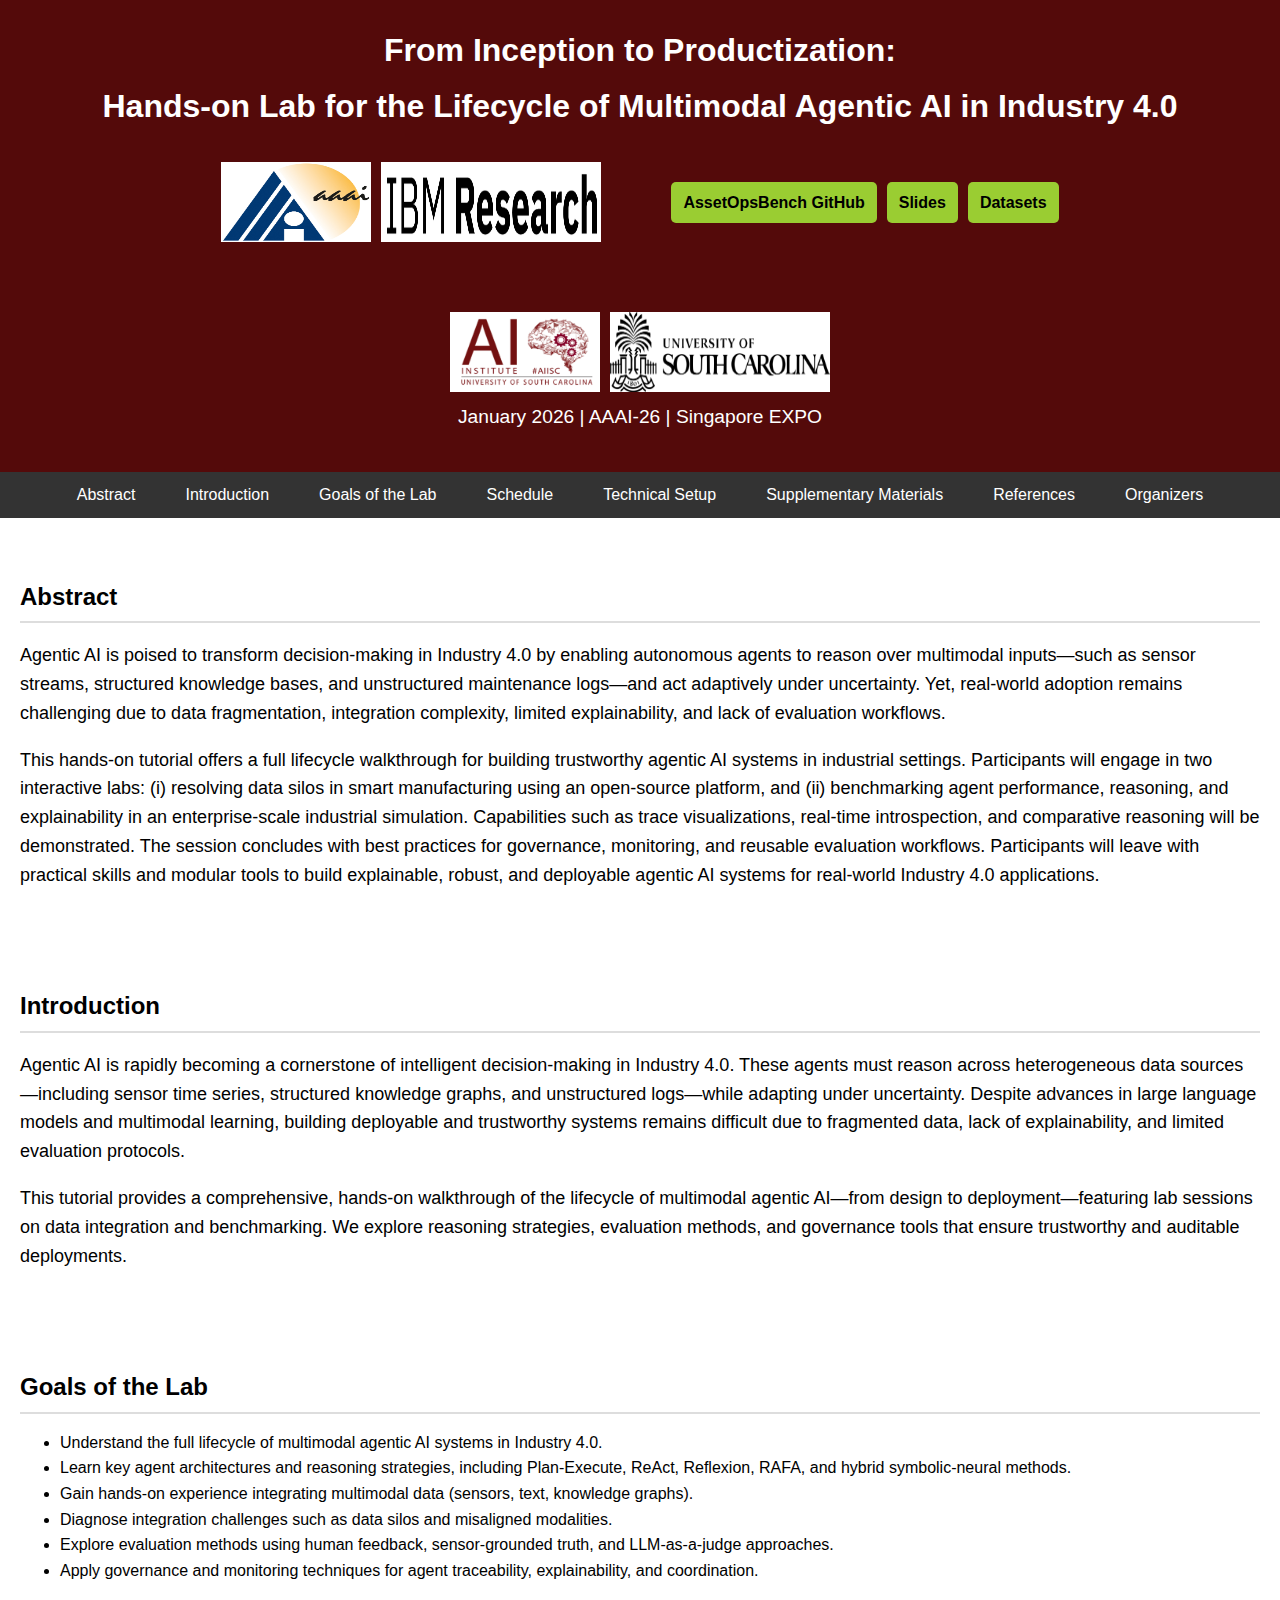
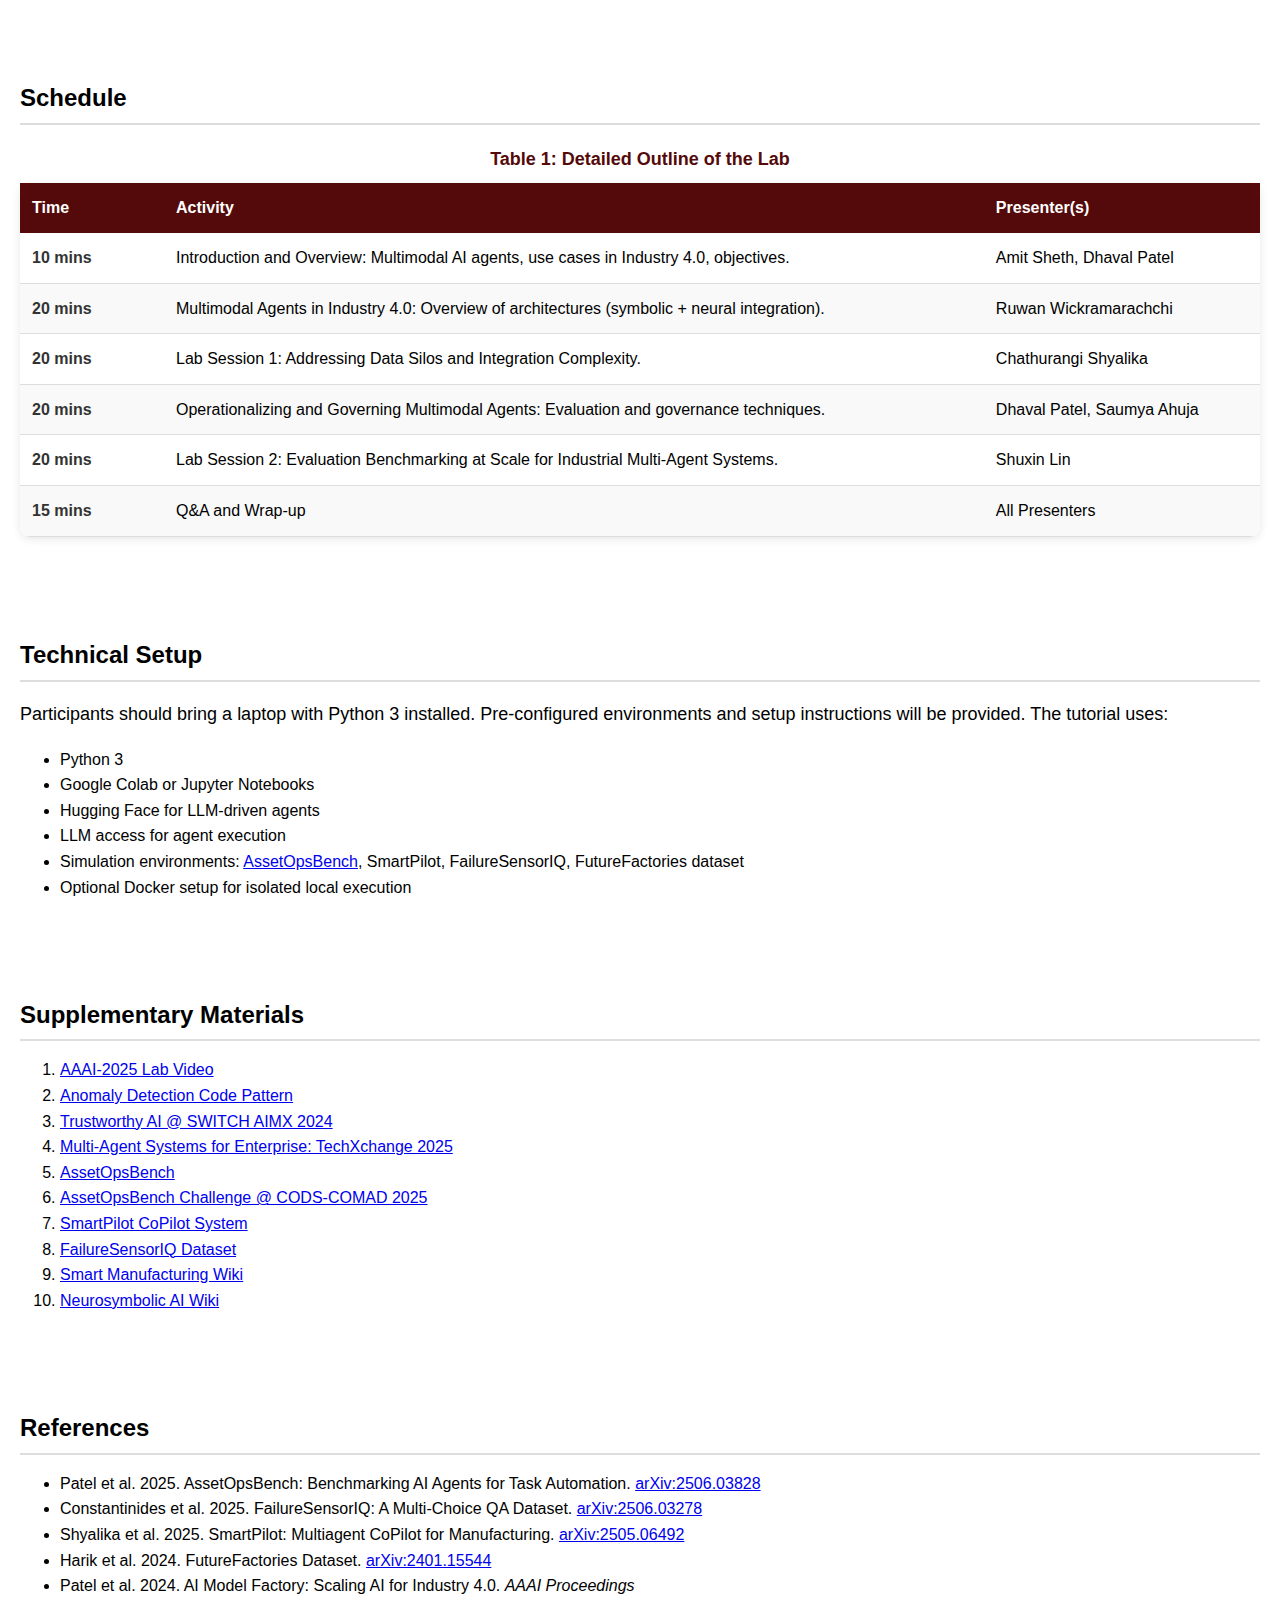
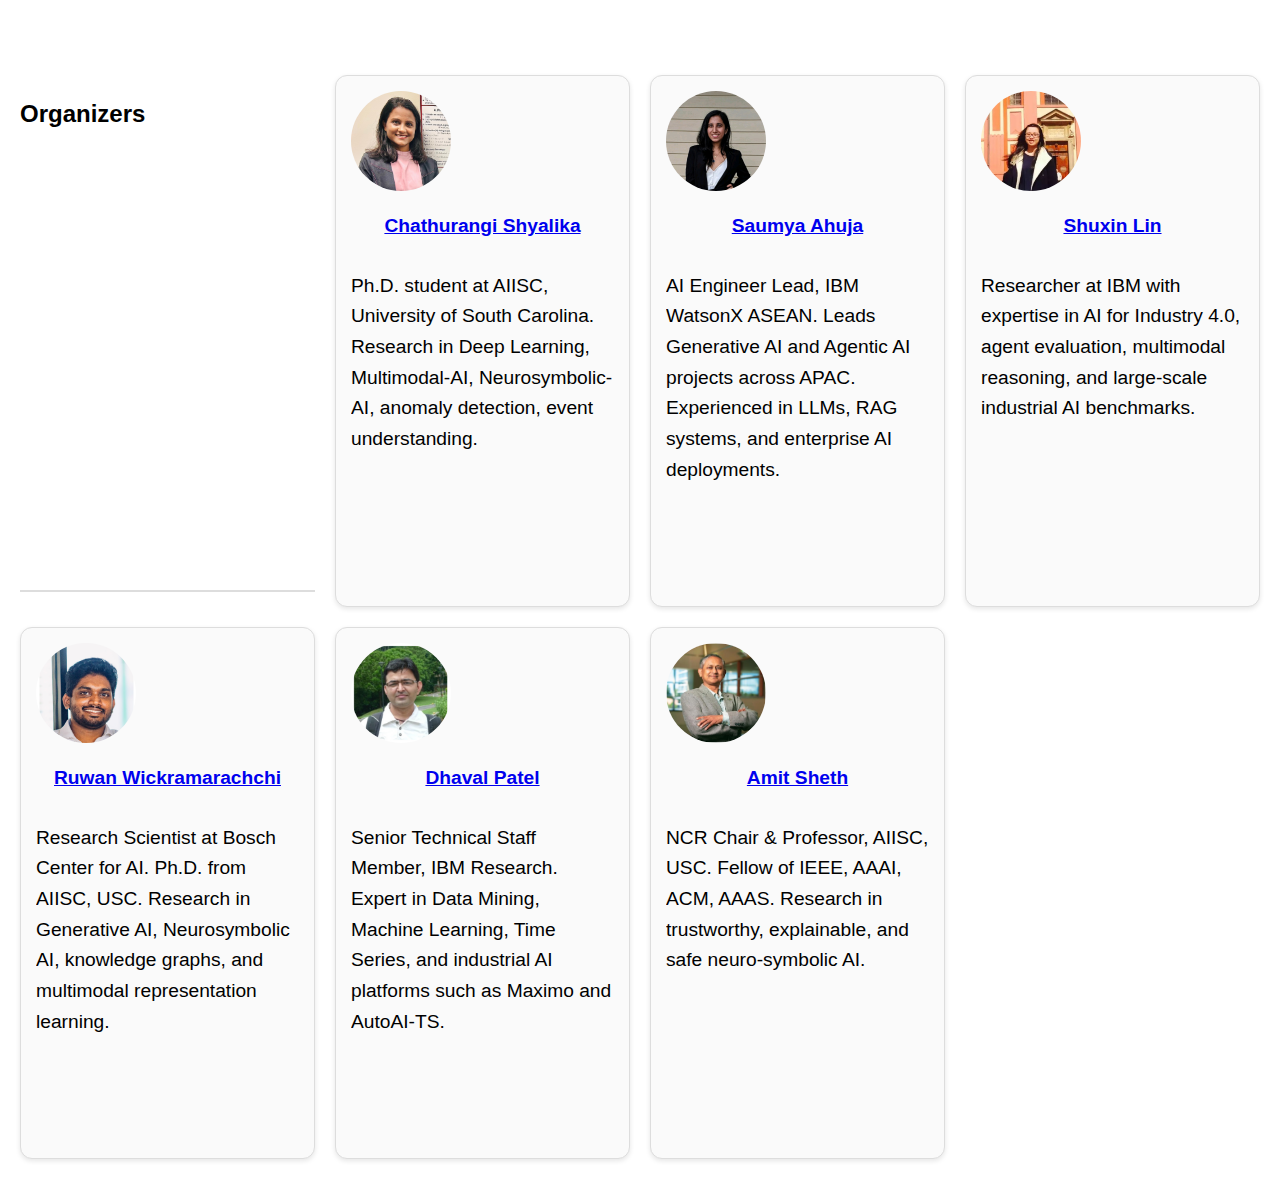
<file: aaai_website/index.html>
<!DOCTYPE html>
<html lang="en">
<head>
  <meta charset="UTF-8" />
  <meta name="viewport" content="width=device-width, initial-scale=1.0"/>
  <title>From Inception to Productization: Hands-on Lab for the Lifecycle of Multimodal Agentic AI in Industry 4.0</title>
  <link rel="stylesheet" href="style.css"/>
</head>
<body>
<header>
  <h1>From Inception to Productization:</h1>
  <h1>Hands-on Lab for the Lifecycle of Multimodal Agentic AI in Industry 4.0</h1>

  <div class="logos">
    <!-- Left logos -->
    <div class="left-logos">
      <img src="figs/aaai-logo-RGB.jpg" alt="AAAI Logo" width="150" height="80"/>
      <img src="figs/ibm.png" alt="IBM Logo" width="220" height="80"/>
    </div>

    <!-- Center buttons -->
    <div class="center-buttons">
      <a href="https://github.com/IBM/AssetOpsBench" target="_blank">AssetOpsBench GitHub</a>
      <a href="https://shorturl.at/s7QKA" target="_blank">Slides</a>
      <a href="https://huggingface.co/datasets/ibm-research/AssetOpsBench" target="_blank">Datasets</a>
    </div>

    <!-- Right logos -->
    <div class="right-logos">
      <img src="figs/AIISC_logo.png" alt="AIISC Logo" width="150" height="80"/>
      <img src="figs/USClogo.jpg" alt="USC Logo" width="220" height="80"/>
    </div>
  </div>

  <p class="event-info">January 2026 | AAAI-26 | Singapore EXPO</p>
</header>


<nav>
  <ul>
    <li><a href="#abstract">Abstract</a></li>
    <li><a href="#introduction">Introduction</a></li>
    <li><a href="#goal">Goals of the Lab</a></li>
    <li><a href="#schedule">Schedule</a></li>
    <li><a href="#technical-setup">Technical Setup</a></li>
    <li><a href="#resources">Supplementary Materials</a></li>
    <li><a href="#references">References</a></li>
    <li><a href="#biographies">Organizers</a></li>
  </ul>
</nav>

<section id="abstract">
  <h2>Abstract</h2>
  <p>
    Agentic AI is poised to transform decision-making in Industry 4.0 by enabling autonomous agents to reason over multimodal inputs—such as sensor streams, structured knowledge bases, and unstructured maintenance logs—and act adaptively under uncertainty. Yet, real-world adoption remains challenging due to data fragmentation, integration complexity, limited explainability, and lack of evaluation workflows.
  </p>
  <p>
    This hands-on tutorial offers a full lifecycle walkthrough for building trustworthy agentic AI systems in industrial settings. Participants will engage in two interactive labs: (i) resolving data silos in smart manufacturing using an open-source platform, and (ii) benchmarking agent performance, reasoning, and explainability in an enterprise-scale industrial simulation. Capabilities such as trace visualizations, real-time introspection, and comparative reasoning will be demonstrated. The session concludes with best practices for governance, monitoring, and reusable evaluation workflows. Participants will leave with practical skills and modular tools to build explainable, robust, and deployable agentic AI systems for real-world Industry 4.0 applications.
  </p>
</section>

<section id="introduction">
  <h2>Introduction</h2>
  <p>
    Agentic AI is rapidly becoming a cornerstone of intelligent decision-making in Industry 4.0. These agents must reason across heterogeneous data sources—including sensor time series, structured knowledge graphs, and unstructured logs—while adapting under uncertainty. Despite advances in large language models and multimodal learning, building deployable and trustworthy systems remains difficult due to fragmented data, lack of explainability, and limited evaluation protocols.
  </p>
  <p>
    This tutorial provides a comprehensive, hands-on walkthrough of the lifecycle of multimodal agentic AI—from design to deployment—featuring lab sessions on data integration and benchmarking. We explore reasoning strategies, evaluation methods, and governance tools that ensure trustworthy and auditable deployments.
  </p>
</section>

<section id="goal">
  <h2>Goals of the Lab</h2>
  <ul>
    <li>Understand the full lifecycle of multimodal agentic AI systems in Industry 4.0.</li>
    <li>Learn key agent architectures and reasoning strategies, including Plan-Execute, ReAct, Reflexion, RAFA, and hybrid symbolic-neural methods.</li>
    <li>Gain hands-on experience integrating multimodal data (sensors, text, knowledge graphs).</li>
    <li>Diagnose integration challenges such as data silos and misaligned modalities.</li>
    <li>Explore evaluation methods using human feedback, sensor-grounded truth, and LLM-as-a-judge approaches.</li>
    <li>Apply governance and monitoring techniques for agent traceability, explainability, and coordination.</li>
  </ul>
</section>

<section id="schedule">
  <h2>Schedule</h2>
  <table>
    <caption>Table 1: Detailed Outline of the Lab</caption>
    <thead>
      <tr><th>Time</th><th>Activity</th><th>Presenter(s)</th></tr>
    </thead>
    <tbody>
      <tr><td>10 mins</td><td>Introduction and Overview: Multimodal AI agents, use cases in Industry 4.0, objectives.</td><td>Amit Sheth, Dhaval Patel</td></tr>
      <tr><td>20 mins</td><td>Multimodal Agents in Industry 4.0: Overview of architectures (symbolic + neural integration).</td><td>Ruwan Wickramarachchi</td></tr>
      <tr><td>20 mins</td><td>Lab Session 1: Addressing Data Silos and Integration Complexity.</td><td>Chathurangi Shyalika</td></tr>
      <tr><td>20 mins</td><td>Operationalizing and Governing Multimodal Agents: Evaluation and governance techniques.</td><td>Dhaval Patel, Saumya Ahuja</td></tr>
      <tr><td>20 mins</td><td>Lab Session 2: Evaluation Benchmarking at Scale for Industrial Multi-Agent Systems.</td><td>Shuxin Lin</td></tr>
      <tr><td>15 mins</td><td>Q&amp;A and Wrap-up</td><td>All Presenters</td></tr>
    </tbody>
  </table>
</section>

<section id="technical-setup">
  <h2>Technical Setup</h2>
  <p>Participants should bring a laptop with Python 3 installed. Pre-configured environments and setup instructions will be provided. The tutorial uses:</p>
  <ul>
    <li>Python 3</li>
    <li>Google Colab or Jupyter Notebooks</li>
    <li>Hugging Face for LLM-driven agents</li>
    <li>LLM access for agent execution</li>
    <li>Simulation environments: <a href="https://huggingface.co/datasets/ibm-research/AssetOpsBench">AssetOpsBench</a>, SmartPilot, FailureSensorIQ, FutureFactories dataset</li>
    <li>Optional Docker setup for isolated local execution</li>
  </ul>
</section>

<section id="resources">
  <h2>Supplementary Materials</h2>
  <ol>
    <li><a href="https://www.youtube.com/watch?v=USsZkobb8lI">AAAI-2025 Lab Video</a></li>
    <li><a href="https://github.com/IBM/anomaly-detection-code-pattern">Anomaly Detection Code Pattern</a></li>
    <li><a href="https://aimx.global/aimx-2024/">Trustworthy AI @ SWITCH AIMX 2024</a></li>
    <li><a href="https://www.ibm.com/events/reg/flow/ibm/Q62V7PMB/landing/page/landing">Multi-Agent Systems for Enterprise: TechXchange 2025</a></li>
    <li><a href="https://huggingface.co/datasets/ibm-research/AssetOpsBench">AssetOpsBench</a></li>
    <li><a href="https://www.codabench.org/competitions/10206/">AssetOpsBench Challenge @ CODS-COMAD 2025</a></li>
    <li><a href="https://github.com/ChathurangiShyalika/SmartPilot">SmartPilot CoPilot System</a></li>
    <li><a href="https://github.com/IBM/FailureSensorIQ">FailureSensorIQ Dataset</a></li>
    <li><a href="https://wiki.aiisc.ai/index.php?title=Smart_manufacturing">Smart Manufacturing Wiki</a></li>
    <li><a href="https://wiki.aiisc.ai/index.php?title=Neurosymbolic_Artificial_Intelligence_Research_at_AIISC">Neurosymbolic AI Wiki</a></li>
  </ol>
</section>

<section id="references">
  <h2>References</h2>
  <ul>
    <li>Patel et al. 2025. AssetOpsBench: Benchmarking AI Agents for Task Automation. <a href="https://arxiv.org/pdf/2506.03828">arXiv:2506.03828</a></li>
    <li>Constantinides et al. 2025. FailureSensorIQ: A Multi-Choice QA Dataset. <a href="https://arxiv.org/pdf/2506.03278">arXiv:2506.03278</a></li>
    <li>Shyalika et al. 2025. SmartPilot: Multiagent CoPilot for Manufacturing. <a href="https://arxiv.org/pdf/2505.06492">arXiv:2505.06492</a></li>
    <li>Harik et al. 2024. FutureFactories Dataset. <a href="https://arxiv.org/pdf/2401.15544">arXiv:2401.15544</a></li>
    <li>Patel et al. 2024. AI Model Factory: Scaling AI for Industry 4.0. <i>AAAI Proceedings</i></li>
  </ul>
</section>

<section id="biographies">
  <h2>Organizers</h2>

  <div class="biography">
    <img src="figs/Chathurangi_Shyalika.jpeg" alt="Chathurangi Shyalika"  width="150" height="150"/>
    <h3><a href="https://www.linkedin.com/in/chathurangi-shyalika-1b89229b/" target="_blank">Chathurangi Shyalika</a></h3>
    <p>Ph.D. student at AIISC, University of South Carolina. Research in Deep Learning, Multimodal-AI, Neurosymbolic-AI, anomaly detection, event understanding.</p>
  </div>

  <div class="biography">
    <img src="figs/saumya_ahuja.jpeg" alt="Saumya Ahuja" width="150" height="150"/>
    <h3><a href="https://www.linkedin.com/in/saumyahuja/" target="_blank">Saumya Ahuja</a></h3>
    <p>AI Engineer Lead, IBM WatsonX ASEAN. Leads Generative AI and Agentic AI projects across APAC. Experienced in LLMs, RAG systems, and enterprise AI deployments.</p>
  </div>

  <div class="biography">
    <img src="figs/shuxin_lin.jpeg" alt="Shuxin Lin" width="150" height="150"/>
    <h3><a href="https://www.linkedin.com/in/shuxin-lin/" target="_blank">Shuxin Lin</a></h3>
    <p>Researcher at IBM with expertise in AI for Industry 4.0, agent evaluation, multimodal reasoning, and large-scale industrial AI benchmarks.</p>
  </div>

  <div class="biography">
    <img src="figs/Ruwan_Wickramarachchi.png" alt="Ruwan Wickramarachchi" width="150" height="150"/>
    <h3><a href="https://ruwantw.github.io/" target="_blank">Ruwan Wickramarachchi</a></h3>
    <p>Research Scientist at Bosch Center for AI. Ph.D. from AIISC, USC. Research in Generative AI, Neurosymbolic AI, knowledge graphs, and multimodal representation learning.</p>
  </div>

  <div class="biography">
    <img src="figs/Dhaval_Patel.png" alt="Dhaval Patel" width="150" height="150"/>
    <h3><a href="https://www.linkedin.com/in/dhaval-patel-2b287033/" target="_blank">Dhaval Patel</a></h3>
    <p>Senior Technical Staff Member, IBM Research. Expert in Data Mining, Machine Learning, Time Series, and industrial AI platforms such as Maximo and AutoAI-TS.</p>
  </div>

  <div class="biography">
    <img src="figs/Amit_Sheth.png" alt="Amit Sheth" width="150" height="150"/>
    <h3><a href="https://amit.aiisc.ai/" target="_blank">Amit Sheth</a></h3>
    <p>NCR Chair & Professor, AIISC, USC. Fellow of IEEE, AAAI, ACM, AAAS. Research in trustworthy, explainable, and safe neuro-symbolic AI.</p>
  </div>

</section>
</body>
</html>
</file>
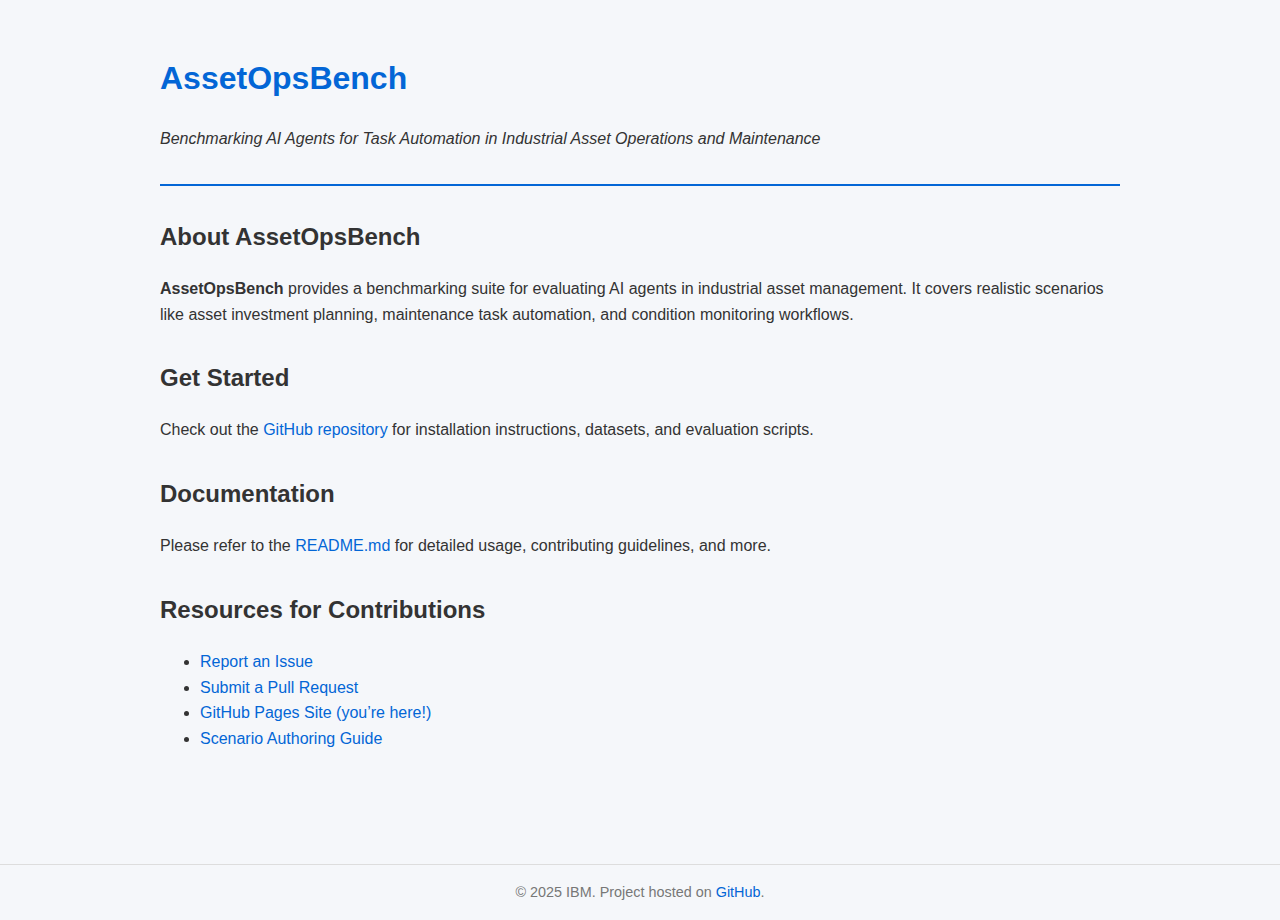
<file: docs/index.html>
<!DOCTYPE html>
<html lang="en">
<head>
  <meta charset="UTF-8">
  <title>AssetOpsBench — Benchmarking AI Agents for Industrial Asset Operations</title>
  <meta name="viewport" content="width=device-width, initial-scale=1.0">
  <style>
    body {
      font-family: -apple-system, BlinkMacSystemFont, "Segoe UI", Roboto, Oxygen, Ubuntu, sans-serif;
      margin: 0;
      background: #f5f7fa;
      color: #333;
      line-height: 1.6;
    }
    .container {
      max-width: 960px;
      margin: 0 auto;
      padding: 2rem 1rem;
    }
    header {
      margin-bottom: 2rem;
      border-bottom: 2px solid #0366d6;
      padding-bottom: 1rem;
    }
    h1 {
      color: #0366d6;
      font-size: 2rem;
    }
    a {
      color: #0366d6;
      text-decoration: none;
    }
    a:hover {
      text-decoration: underline;
    }
    section {
      margin-top: 2rem;
    }
    footer {
      margin-top: 4rem;
      font-size: 0.9rem;
      color: #777;
      border-top: 1px solid #ddd;
      padding: 1rem;
      text-align: center;
    }
  </style>
</head>
<body>
  <div class="container">
    <header>
      <h1>AssetOpsBench</h1>
      <p><em>Benchmarking AI Agents for Task Automation in Industrial Asset Operations and Maintenance</em></p>
    </header>

    <main>
      <section>
        <h2>About AssetOpsBench</h2>
        <p><strong>AssetOpsBench</strong> provides a benchmarking suite for evaluating AI agents in industrial asset management. It covers realistic scenarios like asset investment planning, maintenance task automation, and condition monitoring workflows.</p>
      </section>

      <section>
        <h2>Get Started</h2>
        <p>Check out the <a href="https://github.com/IBM/AssetOpsBench">GitHub repository</a> for installation instructions, datasets, and evaluation scripts.</p>
      </section>

      <section>
        <h2>Documentation</h2>
        <p>Please refer to the <a href="https://github.com/IBM/AssetOpsBench#readme">README.md</a> for detailed usage, contributing guidelines, and more.</p>
      </section>

      <section>
        <h2>Resources for Contributions</h2>
        <ul>
          <li><a href="https://github.com/IBM/AssetOpsBench/issues">Report an Issue</a></li>
          <li><a href="https://github.com/IBM/AssetOpsBench/pulls">Submit a Pull Request</a></li>
          <li><a href="https://ibm.github.io/AssetOpsBench/">GitHub Pages Site (you’re here!)</a></li>
          <li><a href="scenario_generation.html">Scenario Authoring Guide</a></li>
        </ul>
      </section>
    </main>
  </div>

  <footer>
    &copy; 2025 IBM. Project hosted on <a href="https://github.com/IBM/AssetOpsBench">GitHub</a>.
  </footer>
</body>
</html>
</file>
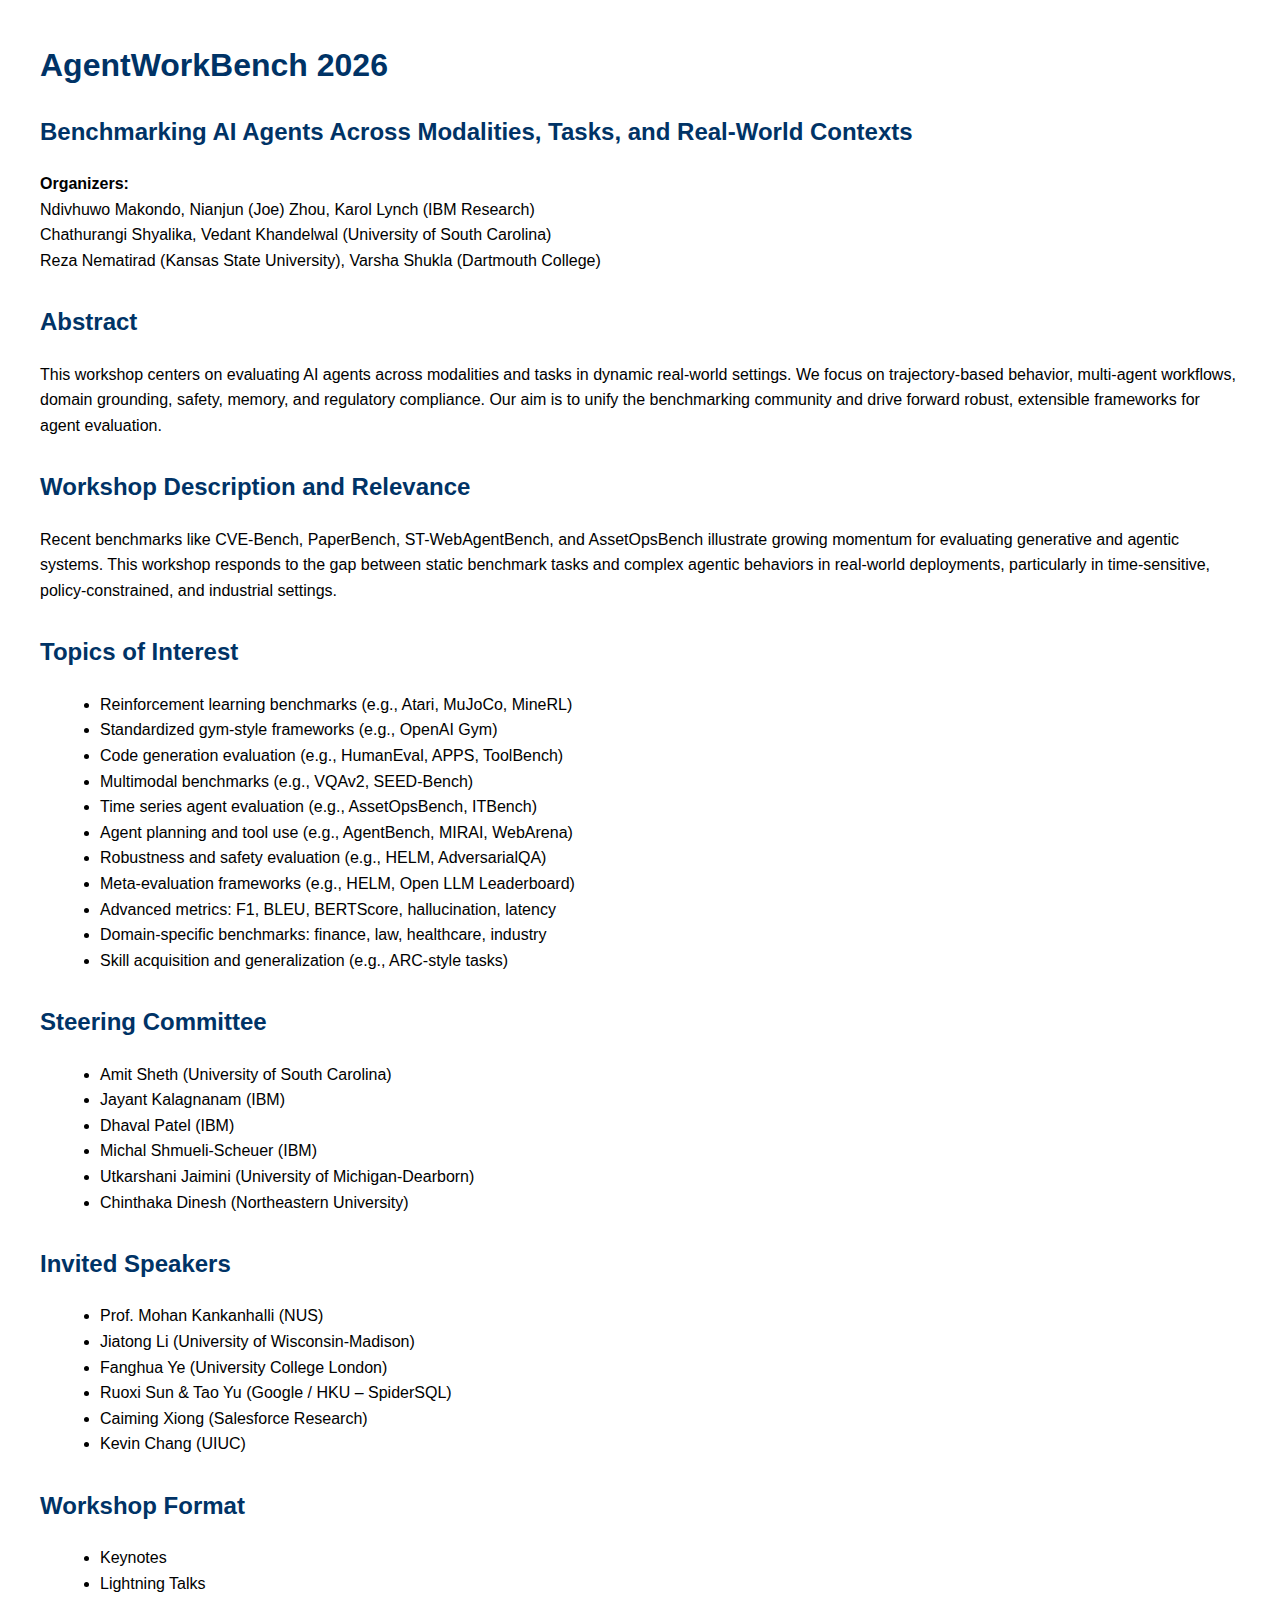
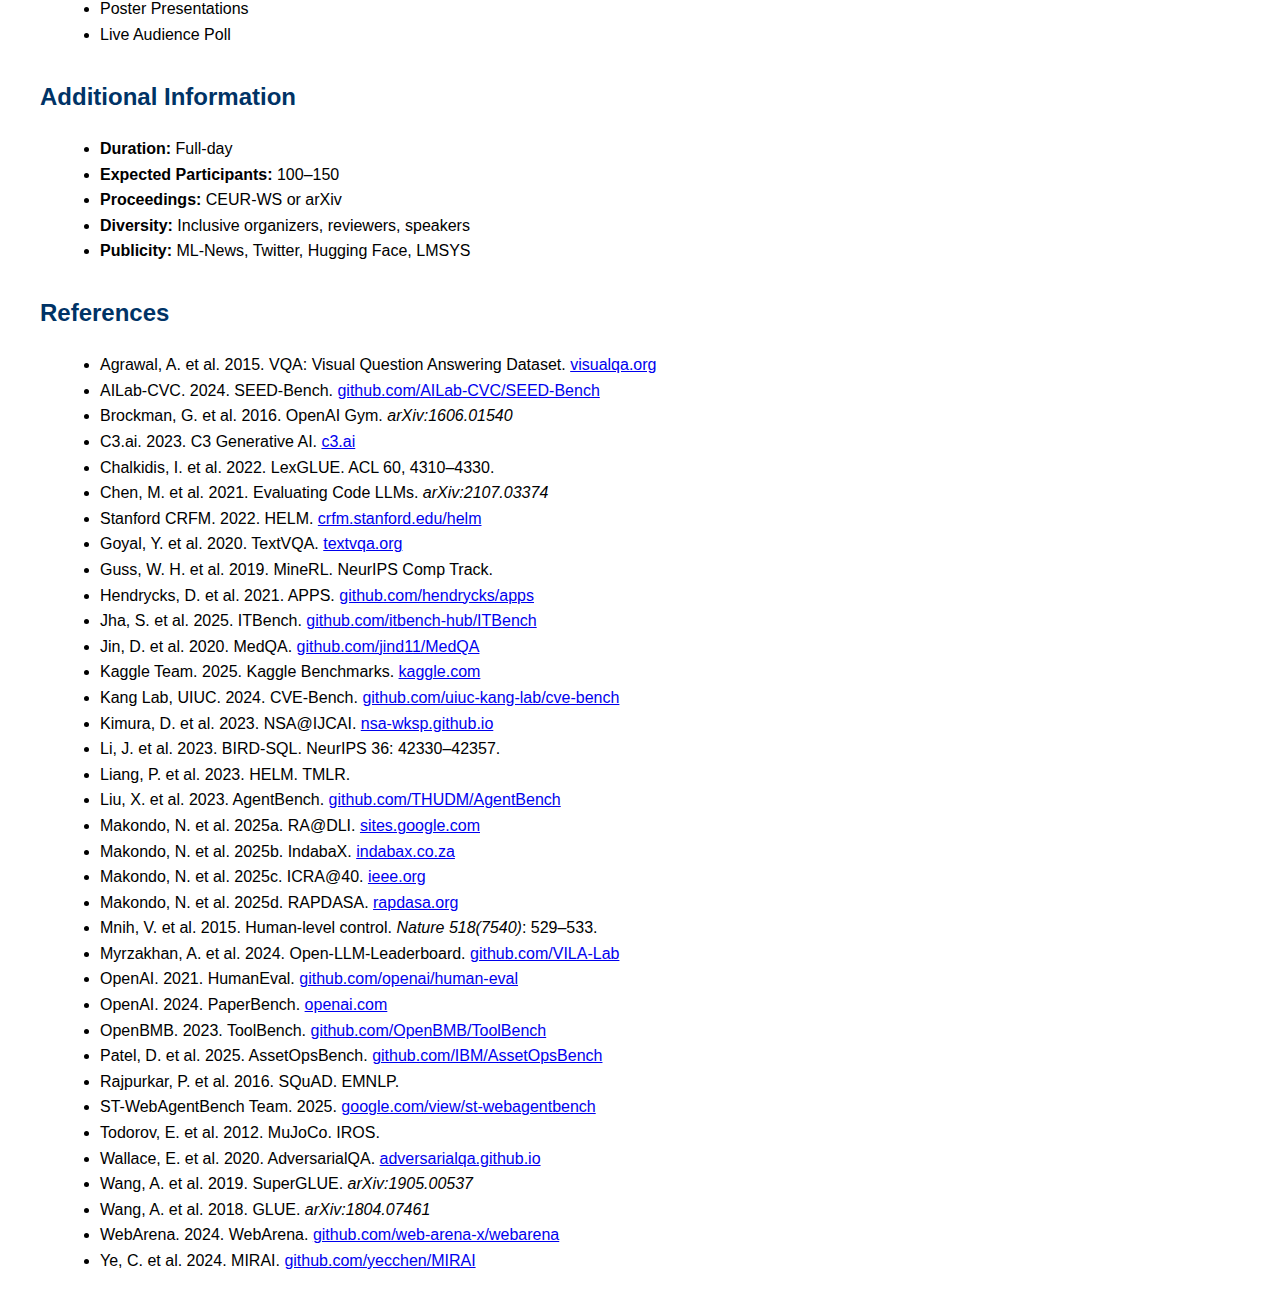
<file: docs/aaai_Workshop.html>
<!DOCTYPE html>
<html lang="en">
<head>
  <meta charset="UTF-8">
  <meta name="viewport" content="width=device-width, initial-scale=1.0">
  <title>AgentWorkBench 2026</title>
  <style>
    body { font-family: Arial, sans-serif; line-height: 1.6; margin: 40px; }
    h1, h2, h3 { color: #003366; }
    ul, ol { margin-left: 20px; }
    .authors, .section, .abstract, .topics, .committee { margin-bottom: 30px; }
    .small { font-size: 0.9em; color: #555; }
  </style>
</head>
<body>

<h1>AgentWorkBench 2026</h1>
<h2>Benchmarking AI Agents Across Modalities, Tasks, and Real-World Contexts</h2>

<div class="authors">
  <p><strong>Organizers:</strong><br>
  Ndivhuwo Makondo, Nianjun (Joe) Zhou, Karol Lynch (IBM Research)<br>
  Chathurangi Shyalika, Vedant Khandelwal (University of South Carolina)<br>
  Reza Nematirad (Kansas State University), Varsha Shukla (Dartmouth College)
  </p>
</div>

<div class="abstract">
  <h2>Abstract</h2>
  <p>This workshop centers on evaluating AI agents across modalities and tasks in dynamic real-world settings. We focus on trajectory-based behavior, multi-agent workflows, domain grounding, safety, memory, and regulatory compliance. Our aim is to unify the benchmarking community and drive forward robust, extensible frameworks for agent evaluation.</p>
</div>

<div class="section">
  <h2>Workshop Description and Relevance</h2>
  <p>Recent benchmarks like CVE-Bench, PaperBench, ST-WebAgentBench, and AssetOpsBench illustrate growing momentum for evaluating generative and agentic systems. This workshop responds to the gap between static benchmark tasks and complex agentic behaviors in real-world deployments, particularly in time-sensitive, policy-constrained, and industrial settings.</p>
</div>

<div class="topics">
  <h2>Topics of Interest</h2>
  <ul>
    <li>Reinforcement learning benchmarks (e.g., Atari, MuJoCo, MineRL)</li>
    <li>Standardized gym-style frameworks (e.g., OpenAI Gym)</li>
    <li>Code generation evaluation (e.g., HumanEval, APPS, ToolBench)</li>
    <li>Multimodal benchmarks (e.g., VQAv2, SEED-Bench)</li>
    <li>Time series agent evaluation (e.g., AssetOpsBench, ITBench)</li>
    <li>Agent planning and tool use (e.g., AgentBench, MIRAI, WebArena)</li>
    <li>Robustness and safety evaluation (e.g., HELM, AdversarialQA)</li>
    <li>Meta-evaluation frameworks (e.g., HELM, Open LLM Leaderboard)</li>
    <li>Advanced metrics: F1, BLEU, BERTScore, hallucination, latency</li>
    <li>Domain-specific benchmarks: finance, law, healthcare, industry</li>
    <li>Skill acquisition and generalization (e.g., ARC-style tasks)</li>
  </ul>
</div>

<div class="committee">
  <h2>Steering Committee</h2>
  <ul>
    <li>Amit Sheth (University of South Carolina)</li>
    <li>Jayant Kalagnanam (IBM)</li>
    <li>Dhaval Patel (IBM)</li>
    <li>Michal Shmueli-Scheuer (IBM)</li>
    <li>Utkarshani Jaimini (University of Michigan-Dearborn)</li>
    <li>Chinthaka Dinesh (Northeastern University)</li>
  </ul>
</div>

<div class="section">
  <h2>Invited Speakers</h2>
  <ul>
    <li>Prof. Mohan Kankanhalli (NUS)</li>
    <li>Jiatong Li (University of Wisconsin-Madison)</li>
    <li>Fanghua Ye (University College London)</li>
    <li>Ruoxi Sun &amp; Tao Yu (Google / HKU – SpiderSQL)</li>
    <li>Caiming Xiong (Salesforce Research)</li>
    <li>Kevin Chang (UIUC)</li>
  </ul>
</div>

<div class="section">
  <h2>Workshop Format</h2>
  <ul>
    <li>Keynotes</li>
    <li>Lightning Talks</li>
    <li>Poster Presentations</li>
    <li>Live Audience Poll</li>
  </ul>
</div>

<div class="section">
  <h2>Additional Information</h2>
  <ul>
    <li><strong>Duration:</strong> Full-day</li>
    <li><strong>Expected Participants:</strong> 100–150</li>
    <li><strong>Proceedings:</strong> CEUR-WS or arXiv</li>
    <li><strong>Diversity:</strong> Inclusive organizers, reviewers, speakers</li>
    <li><strong>Publicity:</strong> ML-News, Twitter, Hugging Face, LMSYS</li>
  </ul>
</div>

 <h2>References</h2>
  <ul>
    <li>Agrawal, A. et al. 2015. VQA: Visual Question Answering Dataset. <a href="https://visualqa.org/download.html">visualqa.org</a></li>
    <li>AILab-CVC. 2024. SEED-Bench. <a href="https://github.com/AILab-CVC/SEED-Bench">github.com/AILab-CVC/SEED-Bench</a></li>
    <li>Brockman, G. et al. 2016. OpenAI Gym. <em>arXiv:1606.01540</em></li>
    <li>C3.ai. 2023. C3 Generative AI. <a href="https://c3.ai/c3-generative-ai-getting-the-most-out-of-enterprise-data/">c3.ai</a></li>
    <li>Chalkidis, I. et al. 2022. LexGLUE. ACL 60, 4310–4330.</li>
    <li>Chen, M. et al. 2021. Evaluating Code LLMs. <em>arXiv:2107.03374</em></li>
    <li>Stanford CRFM. 2022. HELM. <a href="https://crfm.stanford.edu/helm/">crfm.stanford.edu/helm</a></li>
    <li>Goyal, Y. et al. 2020. TextVQA. <a href="https://textvqa.org/">textvqa.org</a></li>
    <li>Guss, W. H. et al. 2019. MineRL. NeurIPS Comp Track.</li>
    <li>Hendrycks, D. et al. 2021. APPS. <a href="https://github.com/hendrycks/apps">github.com/hendrycks/apps</a></li>
    <li>Jha, S. et al. 2025. ITBench. <a href="https://github.com/itbench-hub/ITBench">github.com/itbench-hub/ITBench</a></li>
    <li>Jin, D. et al. 2020. MedQA. <a href="https://github.com/jind11/MedQA">github.com/jind11/MedQA</a></li>
    <li>Kaggle Team. 2025. Kaggle Benchmarks. <a href="https://www.kaggle.com/blog/announcing-kaggle-benchmarks">kaggle.com</a></li>
    <li>Kang Lab, UIUC. 2024. CVE-Bench. <a href="https://github.com/uiuc-kang-lab/cve-bench">github.com/uiuc-kang-lab/cve-bench</a></li>
    <li>Kimura, D. et al. 2023. NSA@IJCAI. <a href="https://nsa-wksp.github.io/">nsa-wksp.github.io</a></li>
    <li>Li, J. et al. 2023. BIRD-SQL. NeurIPS 36: 42330–42357.</li>
    <li>Liang, P. et al. 2023. HELM. TMLR.</li>
    <li>Liu, X. et al. 2023. AgentBench. <a href="https://github.com/THUDM/AgentBench">github.com/THUDM/AgentBench</a></li>
    <li>Makondo, N. et al. 2025a. RA@DLI. <a href="https://sites.google.com/view/robot-learning-for-africa-2025/home">sites.google.com</a></li>
    <li>Makondo, N. et al. 2025b. IndabaX. <a href="https://indabax.co.za/">indabax.co.za</a></li>
    <li>Makondo, N. et al. 2025c. ICRA@40. <a href="https://icra40.ieee.org/icra-2024/icra40-africa/">ieee.org</a></li>
    <li>Makondo, N. et al. 2025d. RAPDASA. <a href="https://site.rapdasa.org/annual-conference/">rapdasa.org</a></li>
    <li>Mnih, V. et al. 2015. Human-level control. <em>Nature 518(7540)</em>: 529–533.</li>
    <li>Myrzakhan, A. et al. 2024. Open-LLM-Leaderboard. <a href="https://github.com/VILA-Lab/Open-LLM-Leaderboard">github.com/VILA-Lab</a></li>
    <li>OpenAI. 2021. HumanEval. <a href="https://github.com/openai/human-eval">github.com/openai/human-eval</a></li>
    <li>OpenAI. 2024. PaperBench. <a href="https://openai.com/index/paperbench/">openai.com</a></li>
    <li>OpenBMB. 2023. ToolBench. <a href="https://github.com/OpenBMB/ToolBench">github.com/OpenBMB/ToolBench</a></li>
    <li>Patel, D. et al. 2025. AssetOpsBench. <a href="https://github.com/IBM/AssetOpsBench">github.com/IBM/AssetOpsBench</a></li>
    <li>Rajpurkar, P. et al. 2016. SQuAD. EMNLP.</li>
    <li>ST-WebAgentBench Team. 2025. <a href="https://sites.google.com/view/st-webagentbench/home">google.com/view/st-webagentbench</a></li>
    <li>Todorov, E. et al. 2012. MuJoCo. IROS.</li>
    <li>Wallace, E. et al. 2020. AdversarialQA. <a href="https://adversarialqa.github.io/">adversarialqa.github.io</a></li>
    <li>Wang, A. et al. 2019. SuperGLUE. <em>arXiv:1905.00537</em></li>
    <li>Wang, A. et al. 2018. GLUE. <em>arXiv:1804.07461</em></li>
    <li>WebArena. 2024. WebArena. <a href="https://github.com/web-arena-x/webarena">github.com/web-arena-x/webarena</a></li>
    <li>Ye, C. et al. 2024. MIRAI. <a href="https://github.com/yecchen/MIRAI">github.com/yecchen/MIRAI</a></li>
  </ul>

</body>
</html>
</file>
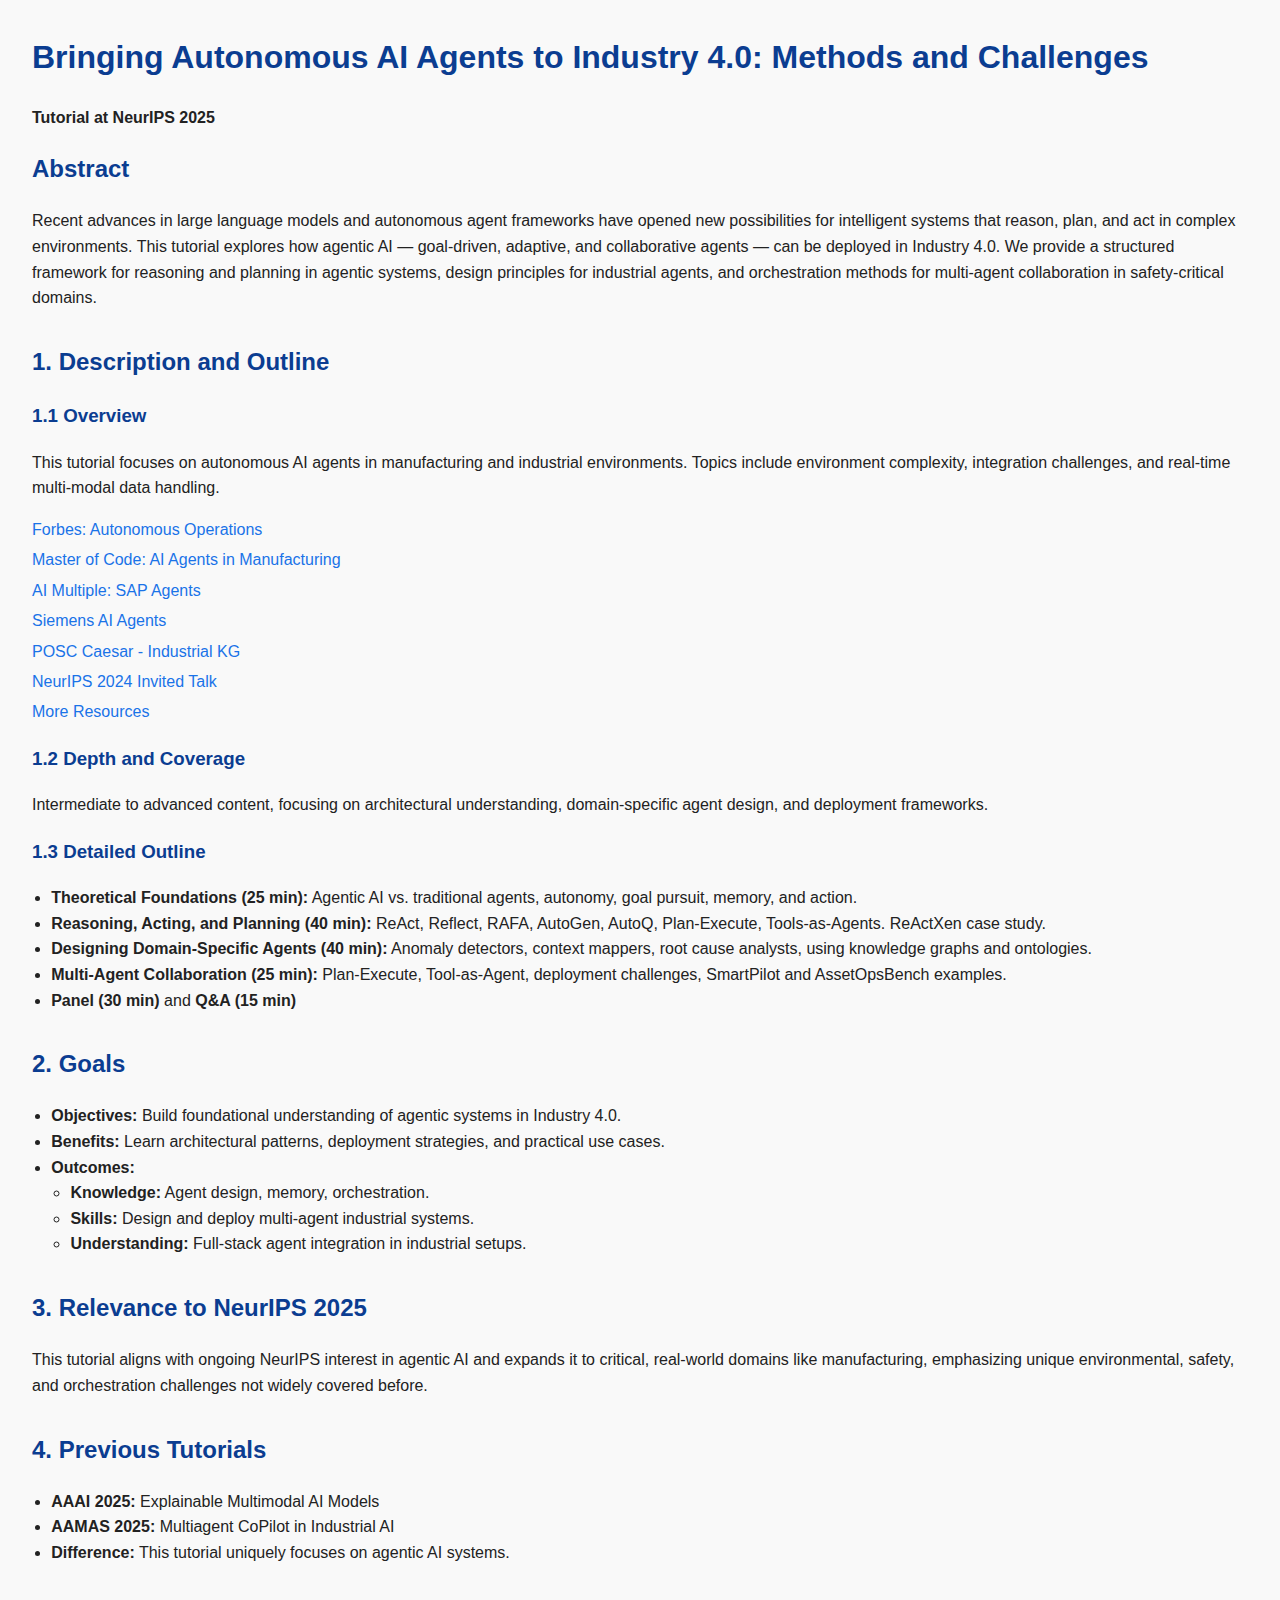
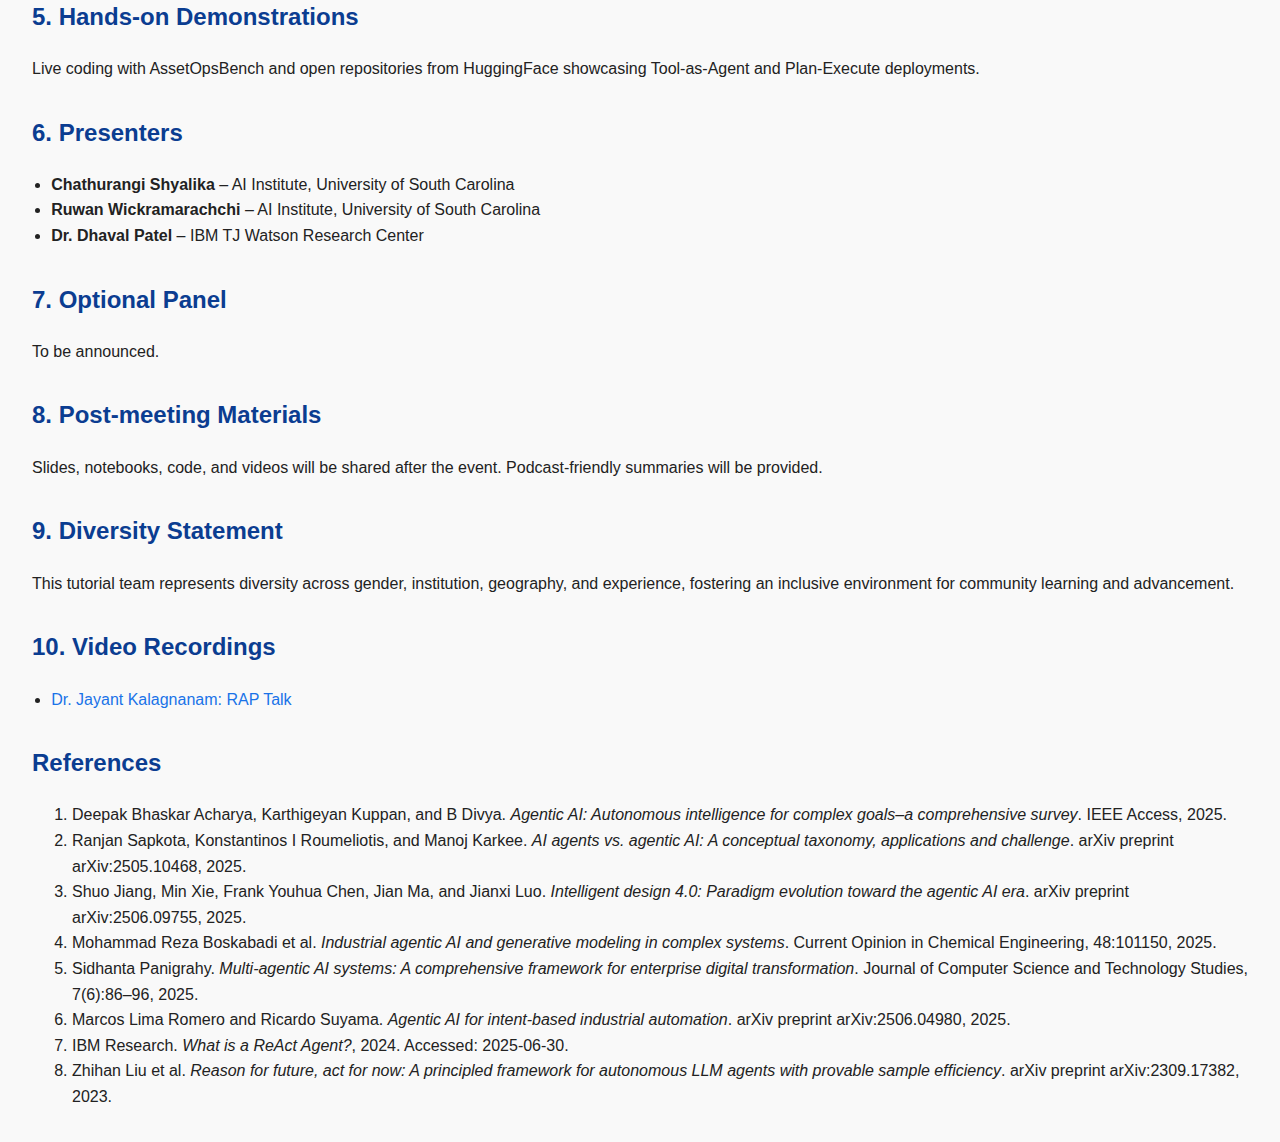
<file: docs/main.html>
<!DOCTYPE html>
<html lang="en">
<head>
    <meta charset="UTF-8">
    <meta name="viewport" content="width=device-width, initial-scale=1.0">
    <title>Agentic AI in Industry 4.0 - NeurIPS 2025 Tutorial</title>
    <style>
        body { font-family: Arial, sans-serif; margin: 2rem; background-color: #f9f9f9; color: #222; line-height: 1.6; }
        h1, h2, h3, h4 { color: #0b3d91; }
        a { color: #1a73e8; text-decoration: none; }
        a:hover { text-decoration: underline; }
        code { background-color: #eee; padding: 0.2em 0.4em; border-radius: 4px; }
        .section { margin-bottom: 2rem; }
        .links a { display: block; margin-bottom: 0.3rem; }
        ul { padding-left: 1.2rem; }
    </style>
</head>
<body>

<h1>Bringing Autonomous AI Agents to Industry 4.0: Methods and Challenges</h1>
<p><strong>Tutorial at NeurIPS 2025</strong></p>

<div class="section">
    <h2>Abstract</h2>
    <p>Recent advances in large language models and autonomous agent frameworks have opened new possibilities for intelligent systems that reason, plan, and act in complex environments. This tutorial explores how agentic AI — goal-driven, adaptive, and collaborative agents — can be deployed in Industry 4.0. We provide a structured framework for reasoning and planning in agentic systems, design principles for industrial agents, and orchestration methods for multi-agent collaboration in safety-critical domains.</p>
</div>

<div class="section">
    <h2>1. Description and Outline</h2>
    <h3>1.1 Overview</h3>
    <p>This tutorial focuses on autonomous AI agents in manufacturing and industrial environments. Topics include environment complexity, integration challenges, and real-time multi-modal data handling.</p>
    <div class="links">
        <a href="https://www.forbes.com/councils/forbestechcouncil/2025/03/17/autonomous-operations-top-trends-in-asset-intensive-industries/">Forbes: Autonomous Operations</a>
        <a href="https://masterofcode.com/blog/ai-agents-for-manufacturing">Master of Code: AI Agents in Manufacturing</a>
        <a href="https://research.aimultiple.com/sap-ai-agents/">AI Multiple: SAP Agents</a>
        <a href="https://press.siemens.com/global/en/pressrelease/siemens-introduces-ai-agents-industrial-automation">Siemens AI Agents</a>
        <a href="https://rds.posccaesar.org">POSC Caesar - Industrial KG</a>
        <a href="https://neurips.cc/virtual/2024/invited-talk/101129">NeurIPS 2024 Invited Talk</a>
        <a href="https://shorturl.at/OUBss">More Resources</a>
    </div>

    <h3>1.2 Depth and Coverage</h3>
    <p>Intermediate to advanced content, focusing on architectural understanding, domain-specific agent design, and deployment frameworks.</p>

    <h3>1.3 Detailed Outline</h3>
    <ul>
        <li><strong>Theoretical Foundations (25 min):</strong> Agentic AI vs. traditional agents, autonomy, goal pursuit, memory, and action.</li>
        <li><strong>Reasoning, Acting, and Planning (40 min):</strong> ReAct, Reflect, RAFA, AutoGen, AutoQ, Plan-Execute, Tools-as-Agents. ReActXen case study.</li>
        <li><strong>Designing Domain-Specific Agents (40 min):</strong> Anomaly detectors, context mappers, root cause analysts, using knowledge graphs and ontologies.</li>
        <li><strong>Multi-Agent Collaboration (25 min):</strong> Plan-Execute, Tool-as-Agent, deployment challenges, SmartPilot and AssetOpsBench examples.</li>
        <li><strong>Panel (30 min)</strong> and <strong>Q&A (15 min)</strong></li>
    </ul>
</div>

<div class="section">
    <h2>2. Goals</h2>
    <ul>
        <li><strong>Objectives:</strong> Build foundational understanding of agentic systems in Industry 4.0.</li>
        <li><strong>Benefits:</strong> Learn architectural patterns, deployment strategies, and practical use cases.</li>
        <li><strong>Outcomes:</strong>
            <ul>
                <li><strong>Knowledge:</strong> Agent design, memory, orchestration.</li>
                <li><strong>Skills:</strong> Design and deploy multi-agent industrial systems.</li>
                <li><strong>Understanding:</strong> Full-stack agent integration in industrial setups.</li>
            </ul>
        </li>
    </ul>
</div>

<div class="section">
    <h2>3. Relevance to NeurIPS 2025</h2>
    <p>This tutorial aligns with ongoing NeurIPS interest in agentic AI and expands it to critical, real-world domains like manufacturing, emphasizing unique environmental, safety, and orchestration challenges not widely covered before.</p>
</div>

<div class="section">
    <h2>4. Previous Tutorials</h2>
    <ul>
        <li><strong>AAAI 2025:</strong> Explainable Multimodal AI Models</li>
        <li><strong>AAMAS 2025:</strong> Multiagent CoPilot in Industrial AI</li>
        <li><strong>Difference:</strong> This tutorial uniquely focuses on agentic AI systems.</li>
    </ul>
</div>

<div class="section">
    <h2>5. Hands-on Demonstrations</h2>
    <p>Live coding with AssetOpsBench and open repositories from HuggingFace showcasing Tool-as-Agent and Plan-Execute deployments.</p>
</div>

<div class="section">
    <h2>6. Presenters</h2>
    <ul>
        <li><strong>Chathurangi Shyalika</strong> – AI Institute, University of South Carolina</li>
        <li><strong>Ruwan Wickramarachchi</strong> – AI Institute, University of South Carolina</li>
        <li><strong>Dr. Dhaval Patel</strong> – IBM TJ Watson Research Center</li>
    </ul>
</div>

<div class="section">
    <h2>7. Optional Panel</h2>
    <p>To be announced.</p>
</div>

<div class="section">
    <h2>8. Post-meeting Materials</h2>
    <p>Slides, notebooks, code, and videos will be shared after the event. Podcast-friendly summaries will be provided.</p>
</div>

<div class="section">
    <h2>9. Diversity Statement</h2>
    <p>This tutorial team represents diversity across gender, institution, geography, and experience, fostering an inclusive environment for community learning and advancement.</p>
</div>

<div class="section">
    <h2>10. Video Recordings</h2>
    <ul>
        <li><a href="https://www.youtube.com/watch?v=w5_STINKgJg">Dr. Jayant Kalagnanam: RAP Talk</a></li>
    </ul>
</div>


<div class="section">
    <h2>References</h2>
    <ol>
        <li>Deepak Bhaskar Acharya, Karthigeyan Kuppan, and B Divya. <em>Agentic AI: Autonomous intelligence for complex goals–a comprehensive survey</em>. IEEE Access, 2025.</li>
        <li>Ranjan Sapkota, Konstantinos I Roumeliotis, and Manoj Karkee. <em>AI agents vs. agentic AI: A conceptual taxonomy, applications and challenge</em>. arXiv preprint arXiv:2505.10468, 2025.</li>
        <li>Shuo Jiang, Min Xie, Frank Youhua Chen, Jian Ma, and Jianxi Luo. <em>Intelligent design 4.0: Paradigm evolution toward the agentic AI era</em>. arXiv preprint arXiv:2506.09755, 2025.</li>
        <li>Mohammad Reza Boskabadi et al. <em>Industrial agentic AI and generative modeling in complex systems</em>. Current Opinion in Chemical Engineering, 48:101150, 2025.</li>
        <li>Sidhanta Panigrahy. <em>Multi-agentic AI systems: A comprehensive framework for enterprise digital transformation</em>. Journal of Computer Science and Technology Studies, 7(6):86–96, 2025.</li>
        <li>Marcos Lima Romero and Ricardo Suyama. <em>Agentic AI for intent-based industrial automation</em>. arXiv preprint arXiv:2506.04980, 2025.</li>
        <li>IBM Research. <em>What is a ReAct Agent?</em>, 2024. Accessed: 2025-06-30.</li>
        <li>Zhihan Liu et al. <em>Reason for future, act for now: A principled framework for autonomous LLM agents with provable sample efficiency</em>. arXiv preprint arXiv:2309.17382, 2023.</li>
    </ol>
</div>

</body>
</html>
</file>
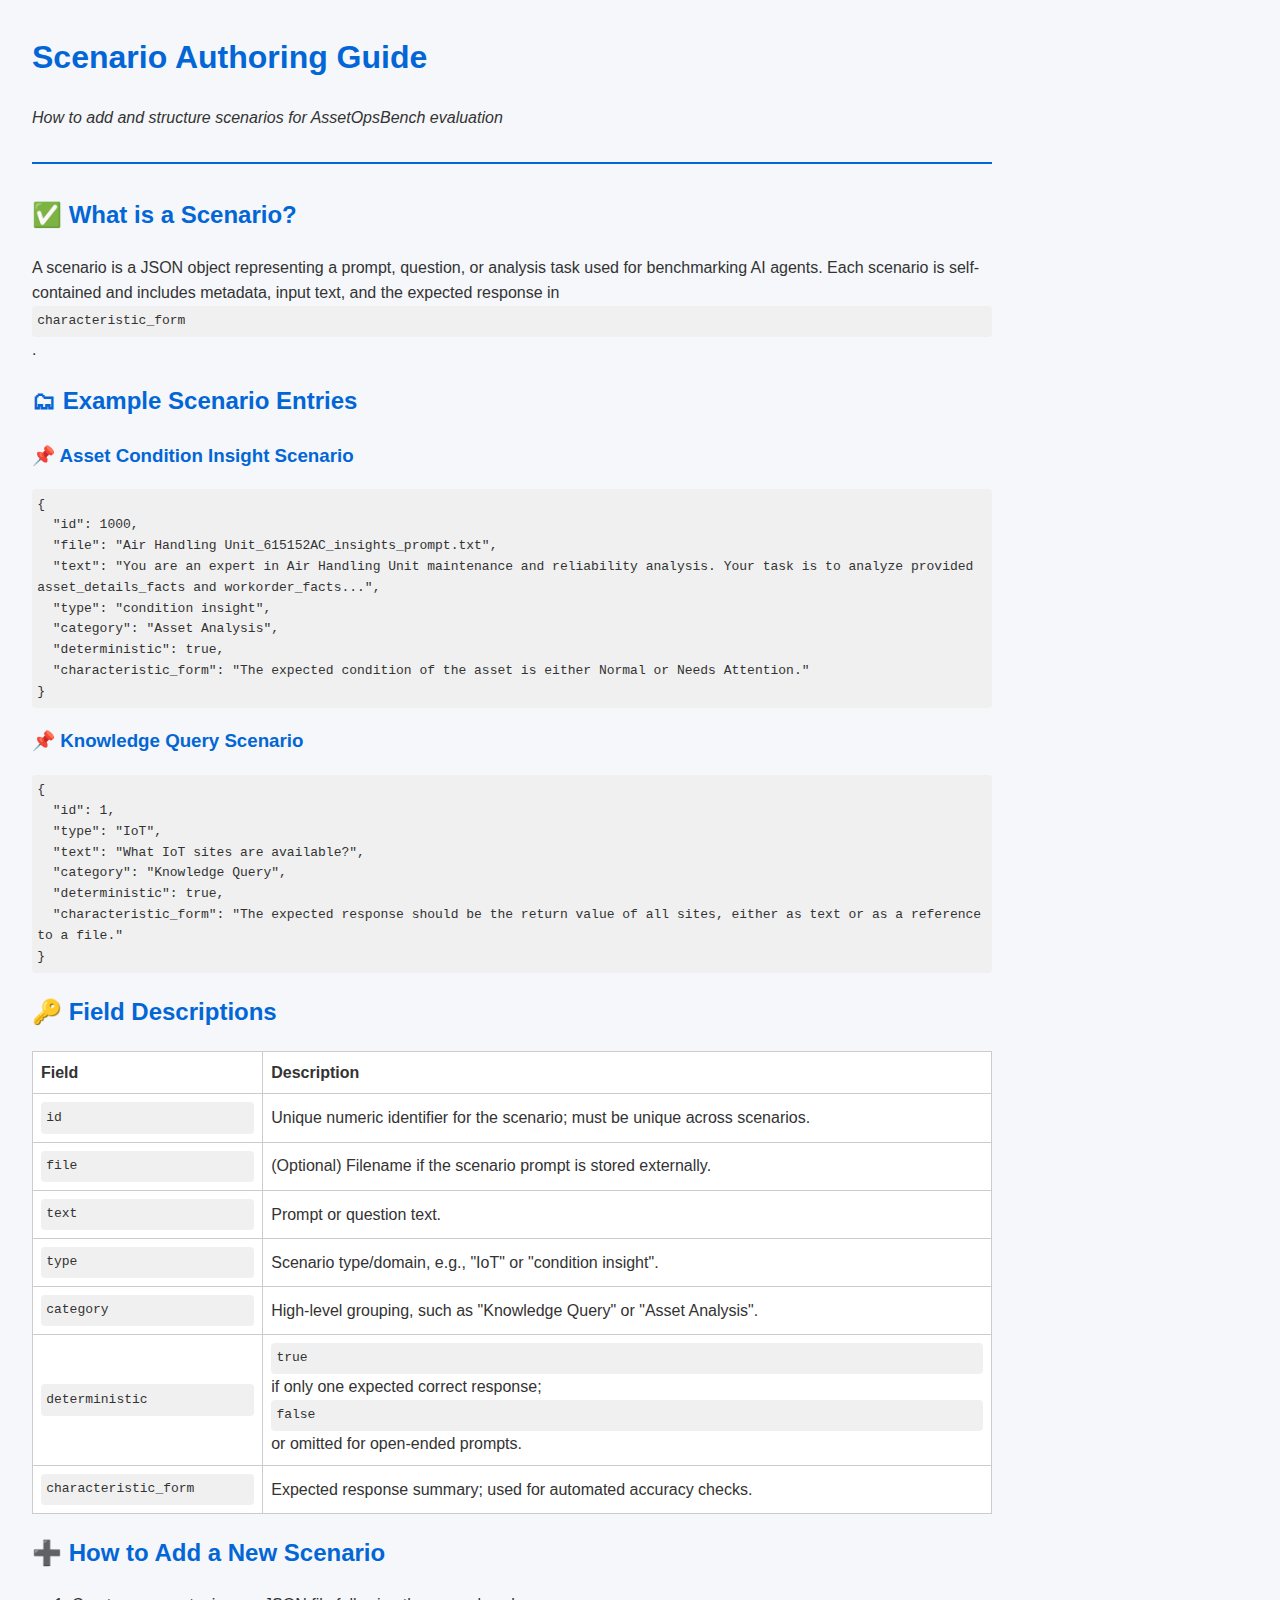
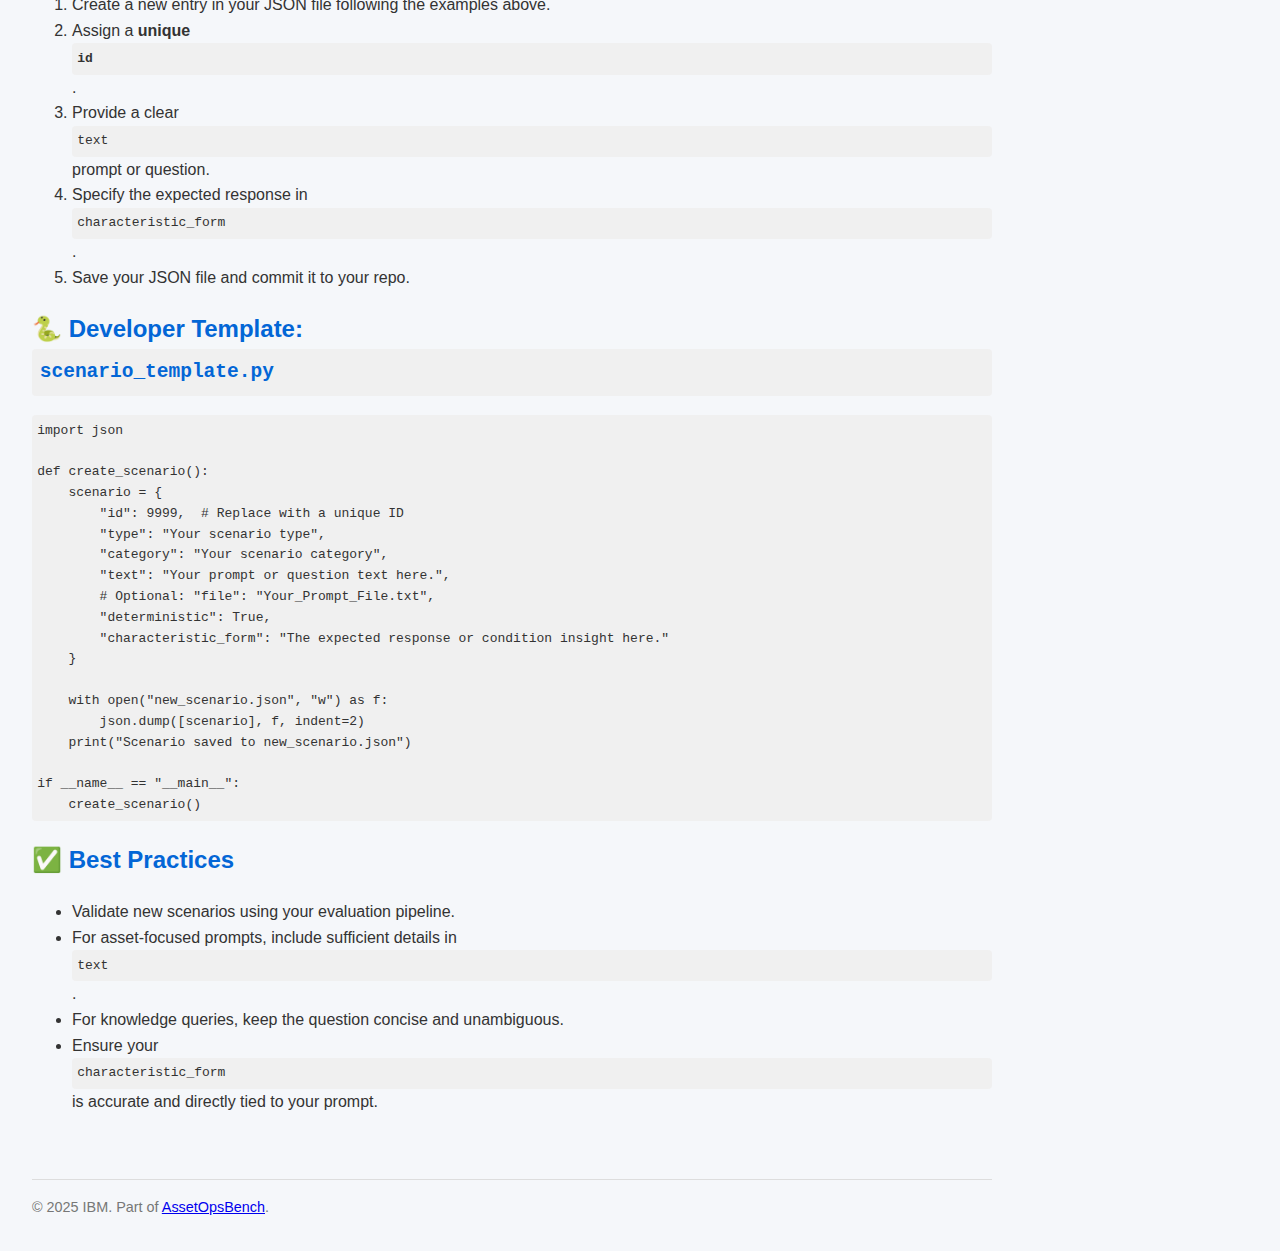
<file: docs/scenario.html>
<!DOCTYPE html>
<html lang="en">
<head>
  <meta charset="UTF-8">
  <title>Scenario Authoring Guide — AssetOpsBench</title>
  <meta name="viewport" content="width=device-width, initial-scale=1.0">
  <style>
    body {
      font-family: -apple-system, BlinkMacSystemFont, "Segoe UI", Roboto, Oxygen, Ubuntu, sans-serif;
      margin: 2rem;
      background: #f5f7fa;
      color: #333;
      line-height: 1.6;
      max-width: 960px;
    }
    header {
      margin-bottom: 2rem;
      border-bottom: 2px solid #0366d6;
      padding-bottom: 1rem;
    }
    h1, h2, h3 {
      color: #0366d6;
    }
    pre, code {
      background-color: #f0f0f0;
      padding: 0.4em;
      border-radius: 4px;
      display: block;
      overflow-x: auto;
      white-space: pre-wrap;
      word-wrap: break-word;
    }
    table {
      border-collapse: collapse;
      width: 100%;
      margin: 1em 0;
      background: white;
    }
    table, th, td {
      border: 1px solid #ccc;
    }
    th, td {
      padding: 0.5em;
      text-align: left;
    }
    footer {
      margin-top: 4rem;
      font-size: 0.9rem;
      color: #777;
      border-top: 1px solid #ddd;
      padding-top: 1rem;
    }
  </style>
</head>
<body>
  <header>
    <h1>Scenario Authoring Guide</h1>
    <p><em>How to add and structure scenarios for AssetOpsBench evaluation</em></p>
  </header>

  <main>
    <section>
      <h2>✅ What is a Scenario?</h2>
      <p>A scenario is a JSON object representing a prompt, question, or analysis task used for benchmarking AI agents. Each scenario is self-contained and includes metadata, input text, and the expected response in <code>characteristic_form</code>.</p>
    </section>

    <section>
      <h2>🗂 Example Scenario Entries</h2>

      <h3>📌 Asset Condition Insight Scenario</h3>
      <pre>{
  "id": 1000,
  "file": "Air Handling Unit_615152AC_insights_prompt.txt",
  "text": "You are an expert in Air Handling Unit maintenance and reliability analysis. Your task is to analyze provided asset_details_facts and workorder_facts...",
  "type": "condition insight",
  "category": "Asset Analysis",
  "deterministic": true,
  "characteristic_form": "The expected condition of the asset is either Normal or Needs Attention."
}</pre>

      <h3>📌 Knowledge Query Scenario</h3>
      <pre>{
  "id": 1,
  "type": "IoT",
  "text": "What IoT sites are available?",
  "category": "Knowledge Query",
  "deterministic": true,
  "characteristic_form": "The expected response should be the return value of all sites, either as text or as a reference to a file."
}</pre>
    </section>

    <section>
      <h2>🔑 Field Descriptions</h2>
      <table>
        <tr><th>Field</th><th>Description</th></tr>
        <tr><td><code>id</code></td><td>Unique numeric identifier for the scenario; must be unique across scenarios.</td></tr>
        <tr><td><code>file</code></td><td>(Optional) Filename if the scenario prompt is stored externally.</td></tr>
        <tr><td><code>text</code></td><td>Prompt or question text.</td></tr>
        <tr><td><code>type</code></td><td>Scenario type/domain, e.g., "IoT" or "condition insight".</td></tr>
        <tr><td><code>category</code></td><td>High-level grouping, such as "Knowledge Query" or "Asset Analysis".</td></tr>
        <tr><td><code>deterministic</code></td><td><code>true</code> if only one expected correct response; <code>false</code> or omitted for open-ended prompts.</td></tr>
        <tr><td><code>characteristic_form</code></td><td>Expected response summary; used for automated accuracy checks.</td></tr>
      </table>
    </section>

    <section>
      <h2>➕ How to Add a New Scenario</h2>
      <ol>
        <li>Create a new entry in your JSON file following the examples above.</li>
        <li>Assign a <strong>unique <code>id</code></strong>.</li>
        <li>Provide a clear <code>text</code> prompt or question.</li>
        <li>Specify the expected response in <code>characteristic_form</code>.</li>
        <li>Save your JSON file and commit it to your repo.</li>
      </ol>
    </section>

    <section>
      <h2>🐍 Developer Template: <code>scenario_template.py</code></h2>
      <pre>import json

def create_scenario():
    scenario = {
        "id": 9999,  # Replace with a unique ID
        "type": "Your scenario type",
        "category": "Your scenario category",
        "text": "Your prompt or question text here.",
        # Optional: "file": "Your_Prompt_File.txt",
        "deterministic": True,
        "characteristic_form": "The expected response or condition insight here."
    }

    with open("new_scenario.json", "w") as f:
        json.dump([scenario], f, indent=2)
    print("Scenario saved to new_scenario.json")

if __name__ == "__main__":
    create_scenario()</pre>
    </section>

    <section>
      <h2>✅ Best Practices</h2>
      <ul>
        <li>Validate new scenarios using your evaluation pipeline.</li>
        <li>For asset-focused prompts, include sufficient details in <code>text</code>.</li>
        <li>For knowledge queries, keep the question concise and unambiguous.</li>
        <li>Ensure your <code>characteristic_form</code> is accurate and directly tied to your prompt.</li>
      </ul>
    </section>
  </main>

  <footer>
    &copy; 2025 IBM. Part of <a href="index.html">AssetOpsBench</a>.
  </footer>
</body>
</html>
</file>
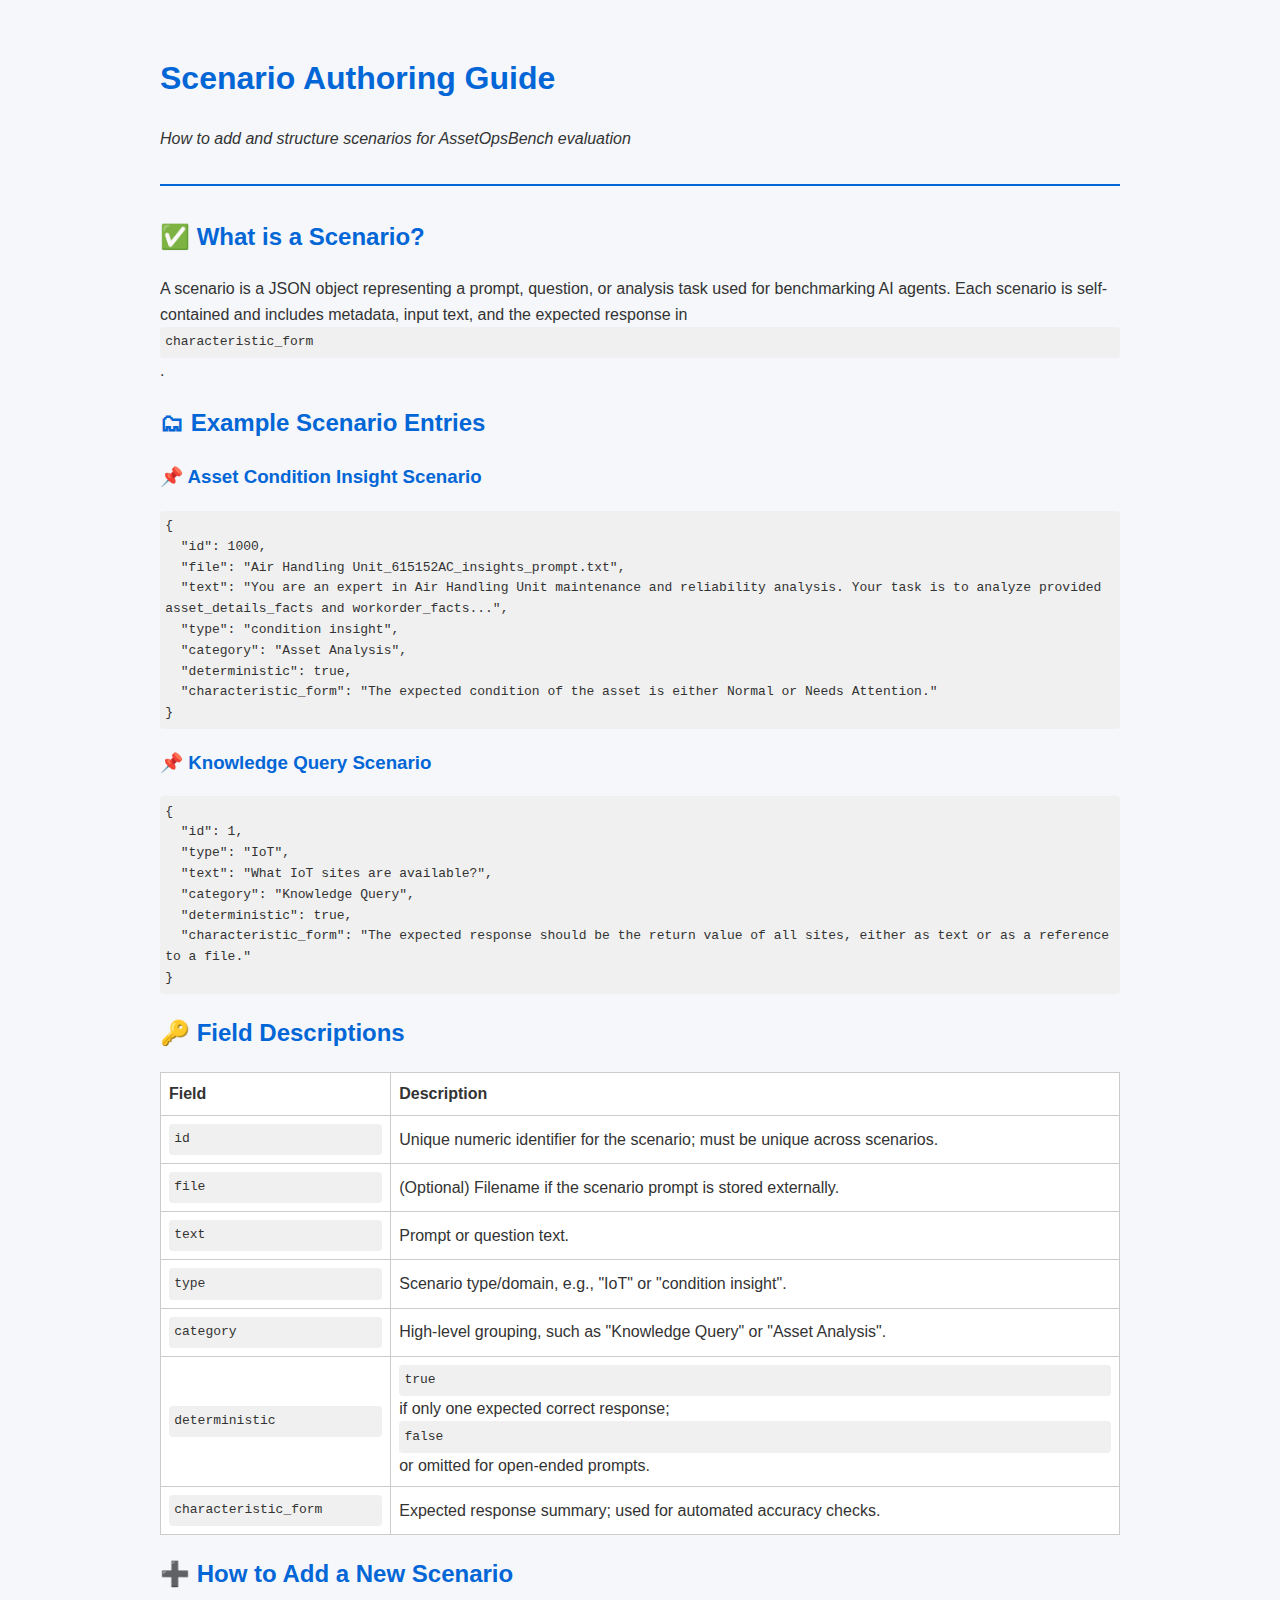
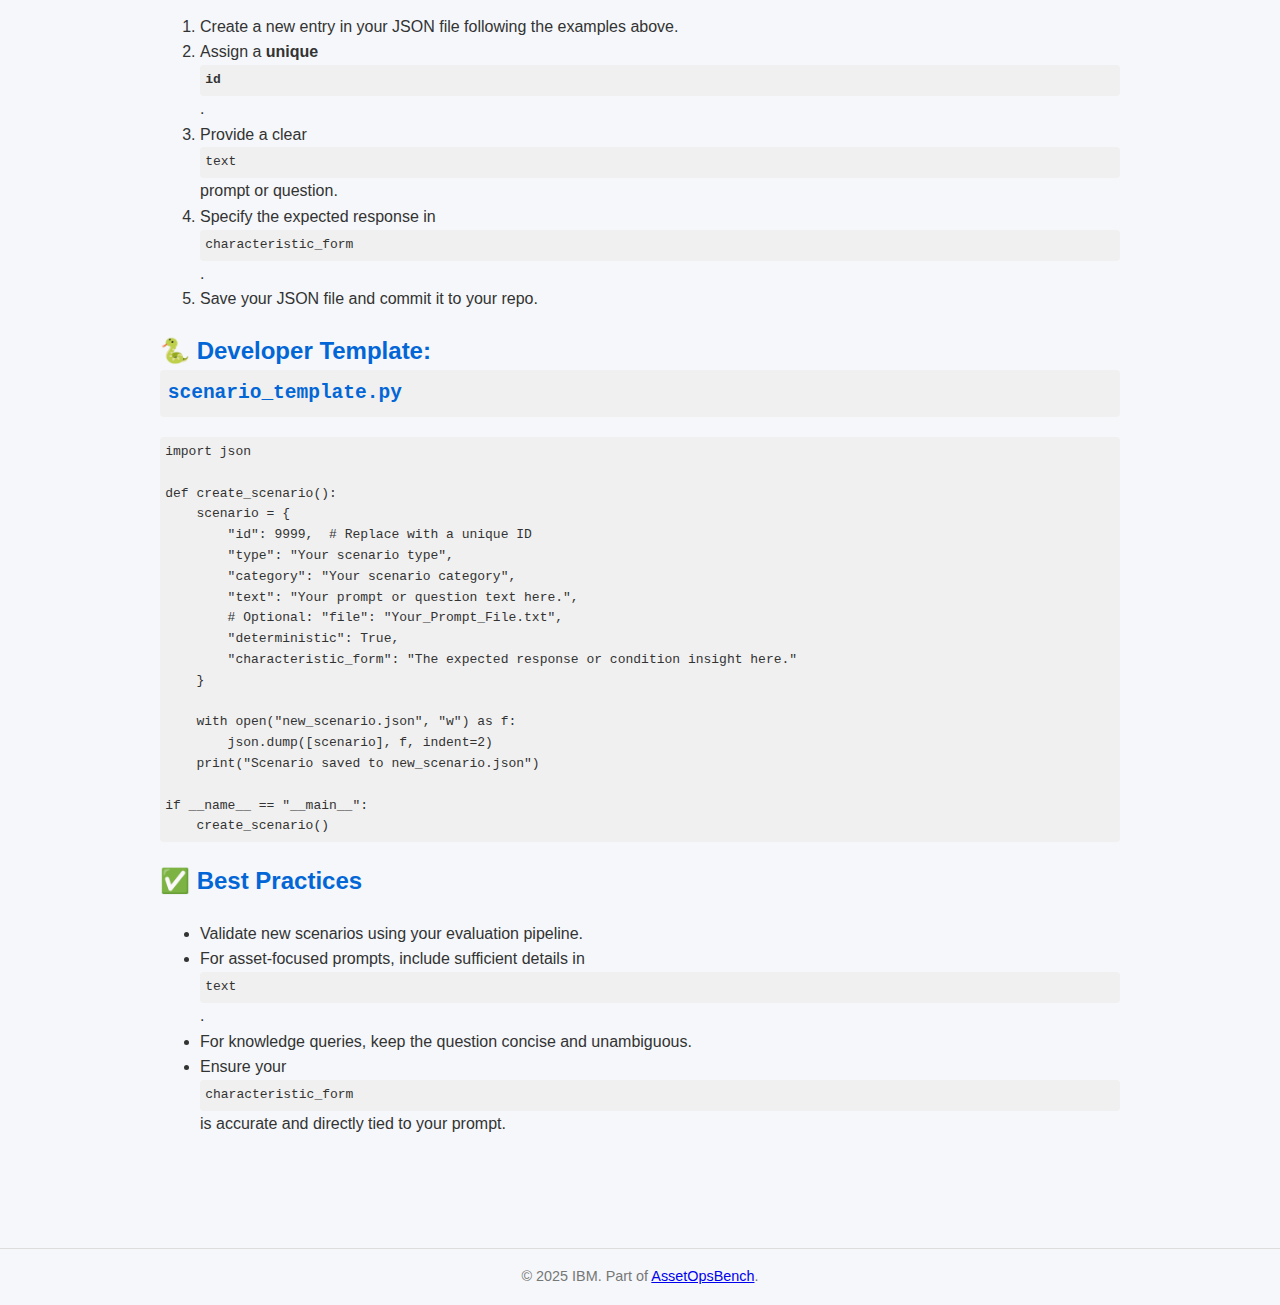
<file: docs/scenario_generation.html>
<!DOCTYPE html>
<html lang="en">
<head>
  <meta charset="UTF-8">
  <title>Scenario Authoring Guide — AssetOpsBench</title>
  <meta name="viewport" content="width=device-width, initial-scale=1.0">
  <style>
    body {
      font-family: -apple-system, BlinkMacSystemFont, "Segoe UI", Roboto, Oxygen, Ubuntu, sans-serif;
      margin: 0;
      background: #f5f7fa;
      color: #333;
      line-height: 1.6;
    }
    .container {
      max-width: 960px;
      margin: 0 auto;
      padding: 2rem 1rem;
    }
    header {
      margin-bottom: 2rem;
      border-bottom: 2px solid #0366d6;
      padding-bottom: 1rem;
    }
    h1, h2, h3 {
      color: #0366d6;
    }
    pre, code {
      background-color: #f0f0f0;
      padding: 0.4em;
      border-radius: 4px;
      display: block;
      overflow-x: auto;
      white-space: pre-wrap;
      word-wrap: break-word;
    }
    table {
      border-collapse: collapse;
      width: 100%;
      margin: 1em 0;
      background: white;
    }
    table, th, td {
      border: 1px solid #ccc;
    }
    th, td {
      padding: 0.5em;
      text-align: left;
    }
    footer {
      margin-top: 4rem;
      font-size: 0.9rem;
      color: #777;
      border-top: 1px solid #ddd;
      padding: 1rem;
      text-align: center;
    }
  </style>
</head>
<body>
  <div class="container">
    <header>
      <h1>Scenario Authoring Guide</h1>
      <p><em>How to add and structure scenarios for AssetOpsBench evaluation</em></p>
    </header>

    <main>
      <section>
        <h2>✅ What is a Scenario?</h2>
        <p>A scenario is a JSON object representing a prompt, question, or analysis task used for benchmarking AI agents. Each scenario is self-contained and includes metadata, input text, and the expected response in <code>characteristic_form</code>.</p>
      </section>

      <section>
        <h2>🗂 Example Scenario Entries</h2>

        <h3>📌 Asset Condition Insight Scenario</h3>
        <pre>{
  "id": 1000,
  "file": "Air Handling Unit_615152AC_insights_prompt.txt",
  "text": "You are an expert in Air Handling Unit maintenance and reliability analysis. Your task is to analyze provided asset_details_facts and workorder_facts...",
  "type": "condition insight",
  "category": "Asset Analysis",
  "deterministic": true,
  "characteristic_form": "The expected condition of the asset is either Normal or Needs Attention."
}</pre>

        <h3>📌 Knowledge Query Scenario</h3>
        <pre>{
  "id": 1,
  "type": "IoT",
  "text": "What IoT sites are available?",
  "category": "Knowledge Query",
  "deterministic": true,
  "characteristic_form": "The expected response should be the return value of all sites, either as text or as a reference to a file."
}</pre>
      </section>

      <section>
        <h2>🔑 Field Descriptions</h2>
        <table>
          <tr><th>Field</th><th>Description</th></tr>
          <tr><td><code>id</code></td><td>Unique numeric identifier for the scenario; must be unique across scenarios.</td></tr>
          <tr><td><code>file</code></td><td>(Optional) Filename if the scenario prompt is stored externally.</td></tr>
          <tr><td><code>text</code></td><td>Prompt or question text.</td></tr>
          <tr><td><code>type</code></td><td>Scenario type/domain, e.g., "IoT" or "condition insight".</td></tr>
          <tr><td><code>category</code></td><td>High-level grouping, such as "Knowledge Query" or "Asset Analysis".</td></tr>
          <tr><td><code>deterministic</code></td><td><code>true</code> if only one expected correct response; <code>false</code> or omitted for open-ended prompts.</td></tr>
          <tr><td><code>characteristic_form</code></td><td>Expected response summary; used for automated accuracy checks.</td></tr>
        </table>
      </section>

      <section>
        <h2>➕ How to Add a New Scenario</h2>
        <ol>
          <li>Create a new entry in your JSON file following the examples above.</li>
          <li>Assign a <strong>unique <code>id</code></strong>.</li>
          <li>Provide a clear <code>text</code> prompt or question.</li>
          <li>Specify the expected response in <code>characteristic_form</code>.</li>
          <li>Save your JSON file and commit it to your repo.</li>
        </ol>
      </section>

      <section>
        <h2>🐍 Developer Template: <code>scenario_template.py</code></h2>
        <pre>import json

def create_scenario():
    scenario = {
        "id": 9999,  # Replace with a unique ID
        "type": "Your scenario type",
        "category": "Your scenario category",
        "text": "Your prompt or question text here.",
        # Optional: "file": "Your_Prompt_File.txt",
        "deterministic": True,
        "characteristic_form": "The expected response or condition insight here."
    }

    with open("new_scenario.json", "w") as f:
        json.dump([scenario], f, indent=2)
    print("Scenario saved to new_scenario.json")

if __name__ == "__main__":
    create_scenario()</pre>
      </section>

      <section>
        <h2>✅ Best Practices</h2>
        <ul>
          <li>Validate new scenarios using your evaluation pipeline.</li>
          <li>For asset-focused prompts, include sufficient details in <code>text</code>.</li>
          <li>For knowledge queries, keep the question concise and unambiguous.</li>
          <li>Ensure your <code>characteristic_form</code> is accurate and directly tied to your prompt.</li>
        </ul>
      </section>
    </main>
  </div>

  <footer>
    &copy; 2025 IBM. Part of <a href="index.html">AssetOpsBench</a>.
  </footer>
</body>
</html>
</file>
<file: aaai_website/style.css>
body {
  font-family: Arial, sans-serif;
  margin: 0;
  padding: 0;
  line-height: 1.6;
}

header {
  text-align: center;
  padding: 20px;
  background: #f4f4f4;
}

nav ul {
  display: flex;
  justify-content: center;
  list-style: none;
  background: #333;
  margin: 0;
  padding: 0;
}

nav ul li {
  margin: 0 15px;
}

nav ul li a {
  color: #fff;
  text-decoration: none;
  padding: 10px;
  display: block;
}

nav ul li a:hover {
  background: #555;
  border-radius: 5px;
}

section {
  max-width: 2000px;
  margin: 20px auto;
  padding: 20px;
}

h2 {
  border-bottom: 2px solid #ddd;
  padding-bottom: 5px;
  margin-bottom: 15px;
}

/* ===== Organizer Biographies ===== */
#biographies {
  display: grid;
  grid-template-columns: repeat(auto-fit, minmax(250px, 1fr));
  gap: 20px;
}

.biography {
  background: #fafafa;
  border: 1px solid #ddd;
  border-radius: 12px;
  text-align: center;
  padding: 15px;
  box-shadow: 0 2px 5px rgba(0,0,0,0.1);

  /* Fixed size */
  height: 500px;      /* adjust as needed */
  display: flex;
  flex-direction: column;
  justify-content: flex-start;
  overflow: hidden;
}

.biography img {
  width: 100px;
  height: 100px;
  border-radius: 50%;
  object-fit: cover;
  margin-bottom: 10px;
}

.biography h3 {
  font-size: 1.2em;
  margin: 10px 0;
}

.biography p {
  font-size: 1.2em;
  text-align: left;
  overflow: hidden;
  text-overflow: ellipsis;
}


header {
  background-color: #540a0a;  /* maroon */
  color: white;
  text-align: center;
  padding: 20px;
}

header h1 {
  margin: 5px 0;
}

.logos {
  display: flex;
  justify-content: center;   /* centers all three groups */
  align-items: center;
  gap: 70px;                 /* space between left, center, right groups */
  margin-top: 30px;
  flex-wrap: wrap;
}

.left-logos, .right-logos {
  display: flex;
  gap: 10px;
  align-items: center;
}


.center-buttons {
  display: flex;
  gap: 10px;
}


.center-buttons a {
  background: yellowgreen;
  color: black;
  padding: 8px 12px;
  border-radius: 5px;
  text-decoration: none;
  font-weight: bold;
}

.center-buttons a:hover {
  background: #5c913b;
}

.event-info {
  margin-top: 10px;
  font-size: 1.2em;
}

section p {
  font-size: 18px;
}

/* ===== Schedule Table Styling ===== */
#schedule table {
  width: 100%;
  border-collapse: collapse;
  margin: 20px 0;
  font-size: 16px;
  box-shadow: 0 2px 10px rgba(0,0,0,0.1);
  border-radius: 10px;
  overflow: hidden; /* keeps rounded corners */
}

#schedule caption {
  font-weight: bold;
  font-size: 18px;
  margin-bottom: 10px;
  color: #540a0a; /* maroon */
}

#schedule th {
  background-color: #540a0a; /* maroon header */
  color: white;
  padding: 12px;
  text-align: left;
  font-size: 16px;
}

#schedule td {
  padding: 12px;
  border-bottom: 1px solid #ddd;
  vertical-align: top;
}

#schedule tr:nth-child(even) {
  background-color: #f9f9f9; /* zebra striping */
}

#schedule tr:hover {
  background-color: #f1f1f1; /* highlight on hover */
}

#schedule td:first-child {
  font-weight: bold;
  color: #333;
  width: 120px; /* time column width */
}
</file>
